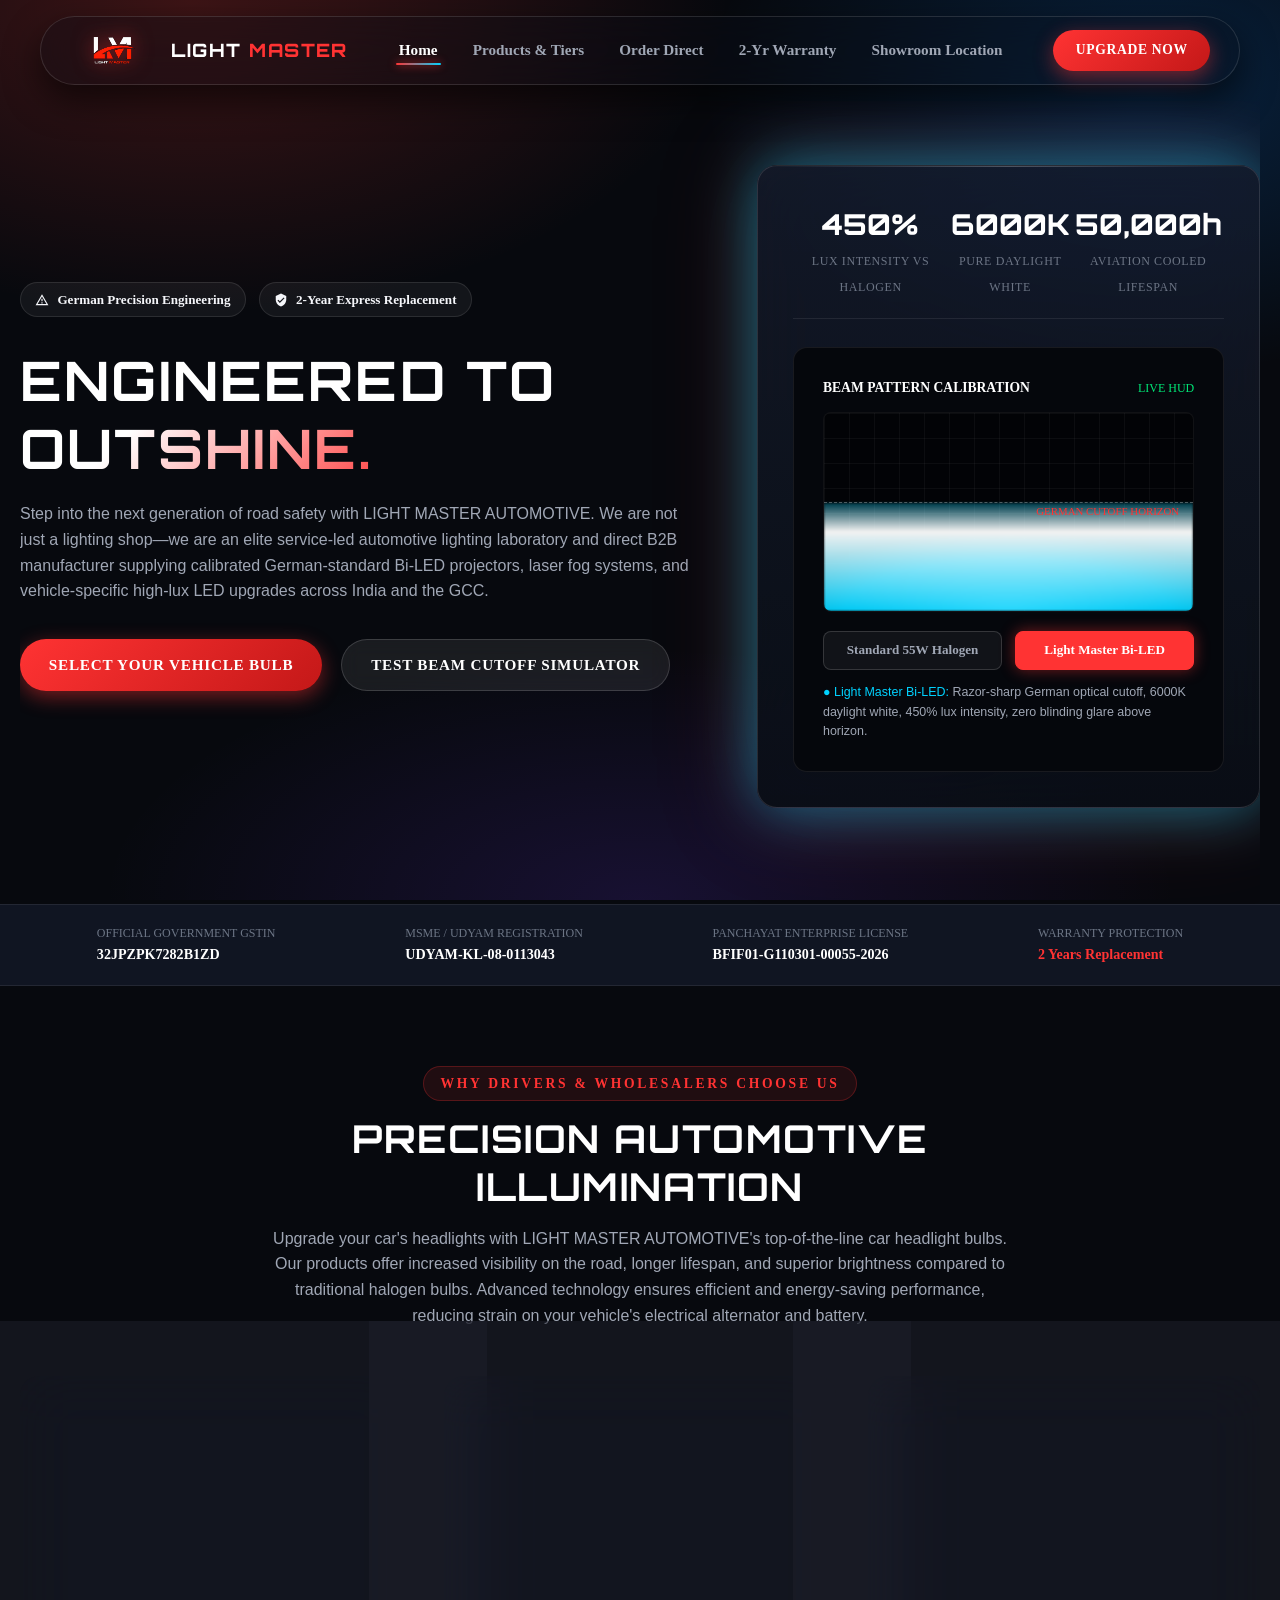
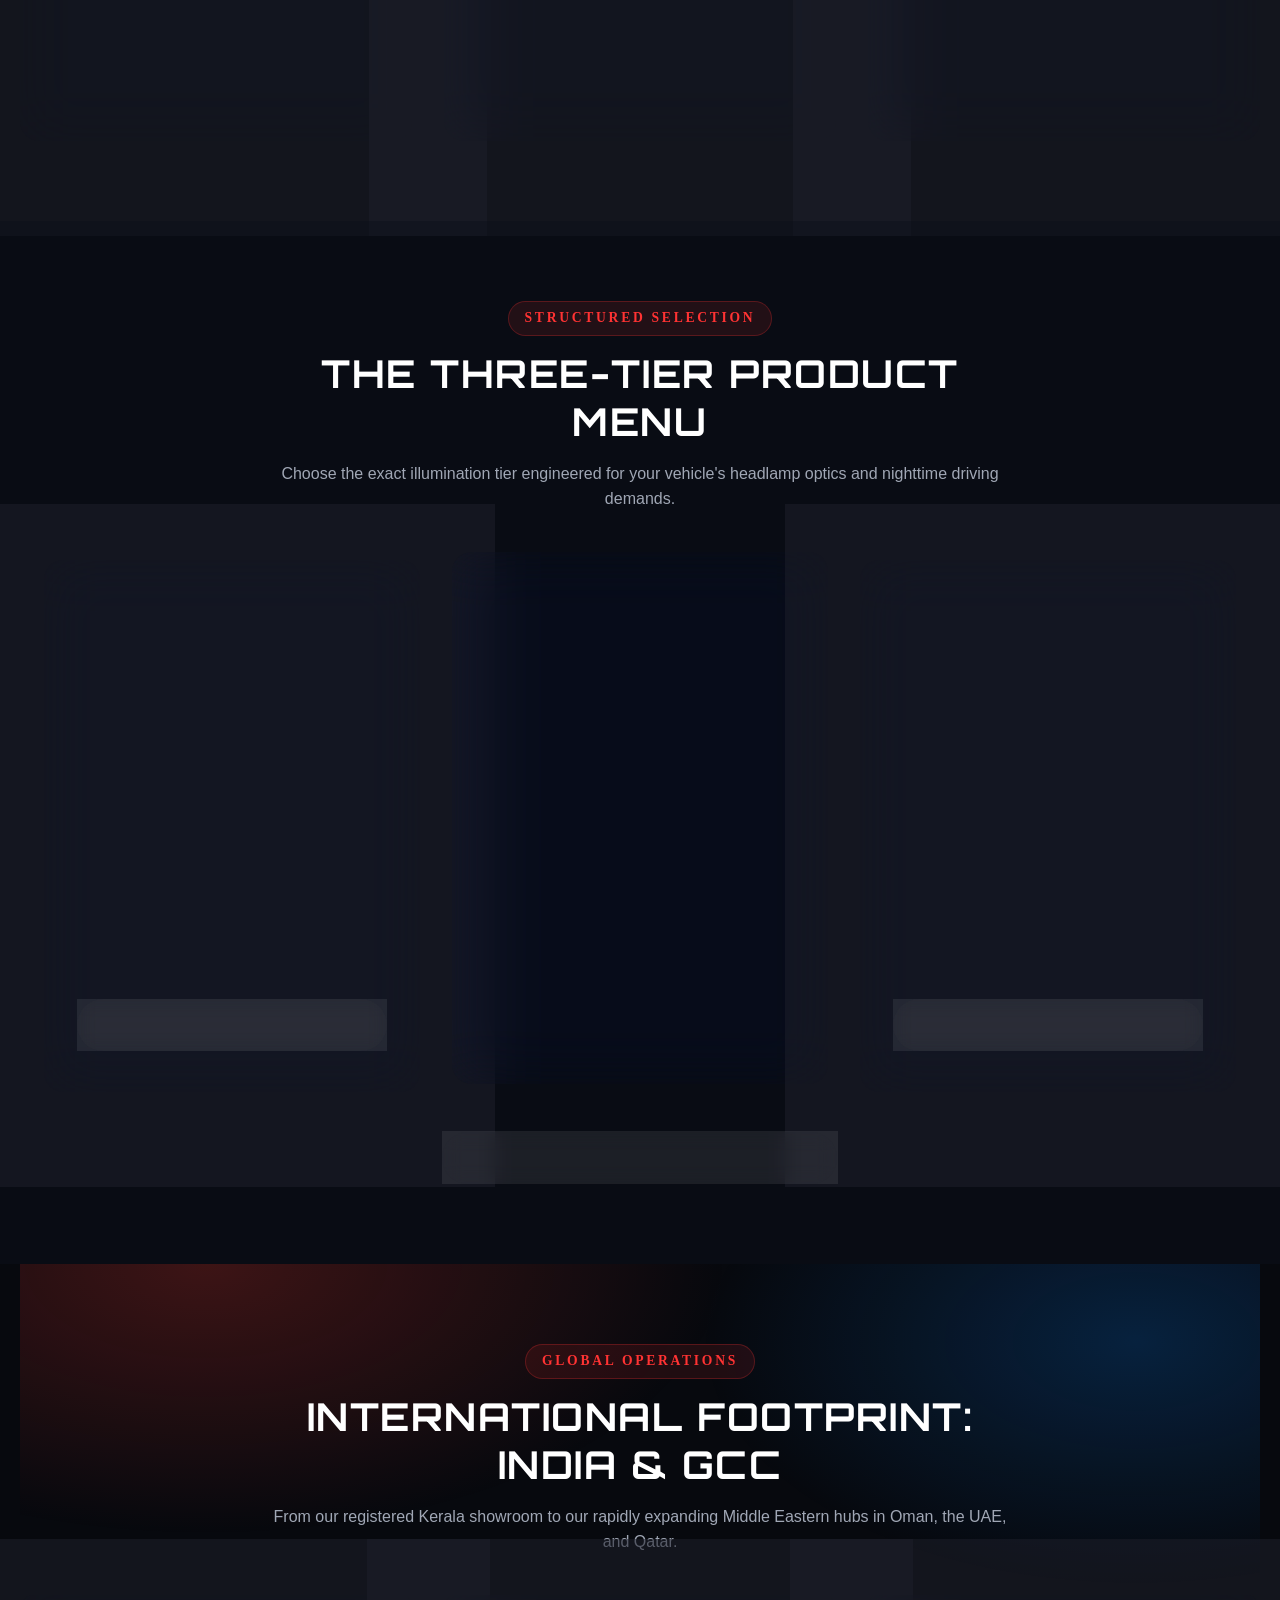
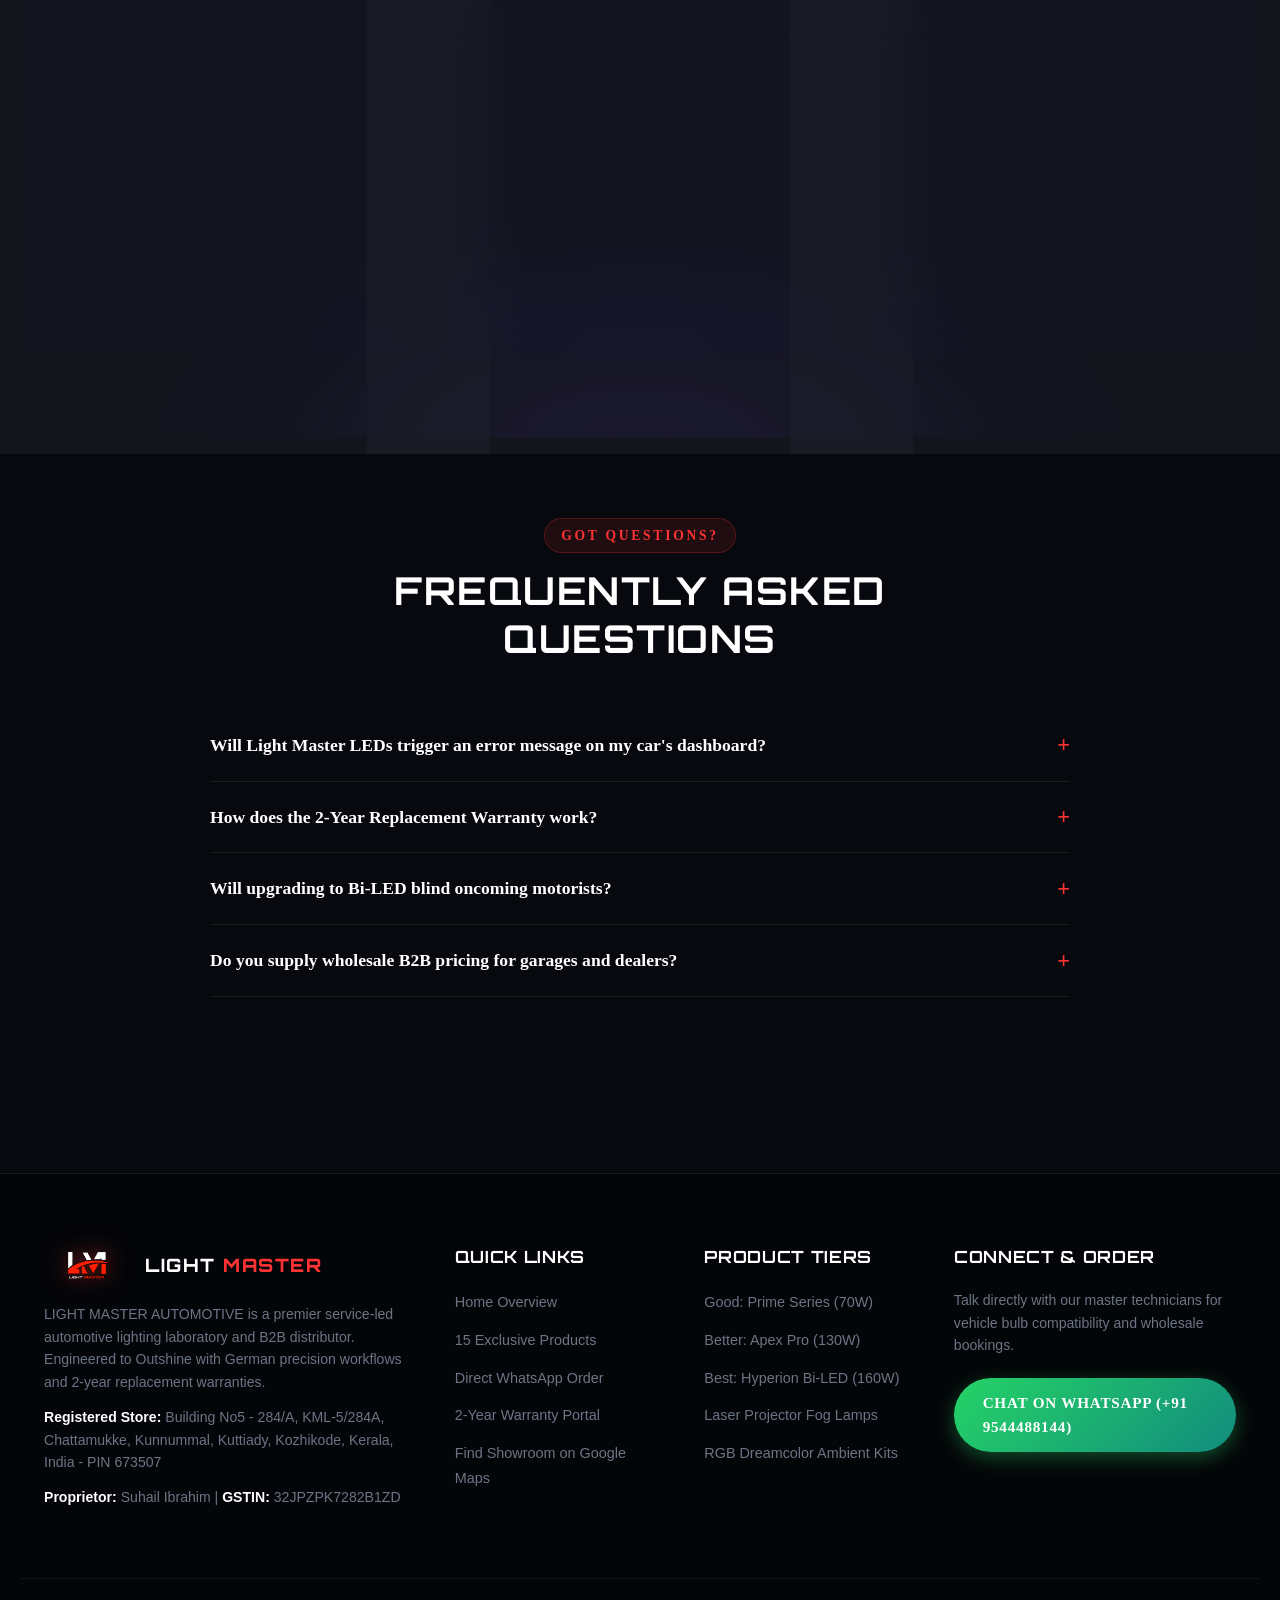
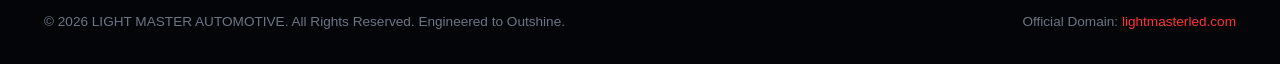
<file: index.html>
<!DOCTYPE html>
<html lang="en">
<head>
<!-- Google tag (gtag.js) -->
<script async src="https://www.googletagmanager.com/gtag/js?id=G-GGJ7GVFV9C"></script>
<script>
  window.dataLayer = window.dataLayer || [];
  function gtag(){dataLayer.push(arguments);}
  gtag('js', new Date());

  gtag('config', 'G-GGJ7GVFV9C');
</script>
</script>
  <meta name="google-site-verification" content="7NF_5Cgpilk3gGWOZZ4sdtAjuXPhDPJ6lAjmjhorN9k" />
  <meta charset="UTF-8">
  <meta name="viewport" content="width=device-width, initial-scale=1.0">
  <title>Light Master Automotive | German Tech LED Headlights</title>
  <meta name="description" content="Light Master Automotive: German engineered Bi-LED headlights, projector fog lamps, and premium LED upgrades with 2-year replacement warranty. India & GCC.">
  <link rel="canonical" href="https://lightmasterled.com/">
  
  <!-- Open Graph / Meta -->
  <meta property="og:type" content="website">
  <meta property="og:url" content="https://lightmasterled.com/">
  <meta property="og:title" content="Light Master Automotive | German Tech LED Headlights">
  <meta property="og:description" content="Engineered to Outshine: Premium Bi-LED projectors, laser fog lamps, and automotive lighting showroom. 2-Year replacement warranty.">
  <meta property="og:image" content="images/logo.png">

  <!-- Schema.org AutomotiveBusiness JSON-LD -->
  <script type="application/ld+json">
  {
    "@context": "https://schema.org",
    "@type": "AutoPartsStore",
    "name": "Light Master Automotive",
    "image": "https://lightmasterled.com/images/logo.png",
    "@id": "https://lightmasterled.com/",
    "url": "https://lightmasterled.com/",
    "telephone": "+919544488144",
    "priceRange": "₹₹",
    "address": {
      "@type": "PostalAddress",
      "streetAddress": "Building No5 - 284/A, KML-5/284A, Chattamukke, Kunnummal",
      "addressLocality": "Kuttiady, Kozhikode",
      "addressRegion": "Kerala",
      "postalCode": "673507",
      "addressCountry": "IN"
    },
    "geo": {
      "@type": "GeoCoordinates",
      "latitude": 11.6601,
      "longitude": 75.7661
    },
    "hasMap": "https://maps.app.goo.gl/GedXwETA6AHzG5QW9",
    "founder": {
      "@type": "Person",
      "name": "Suhail Ibrahim"
    },
    "taxID": "32JPZPK7282B1ZD",
    "areaServed": ["IN", "OM", "AE", "QA"]
  }
  </script>

  <link rel="stylesheet" href="css/style.css">
</head>
<body>

  <!-- Sticky Glassmorphic Header Navigation -->
  <header class="site-header">
    <div class="nav-dock">
      <a href="index.html" class="brand-wrapper" title="Light Master Automotive Homepage">
        <img src="images/logo.png" alt="Light Master Automotive Logo" class="brand-logo-img">
        <span class="brand-name">LIGHT <span>MASTER</span></span>
      </a>

      <button class="mobile-menu-toggle" aria-label="Toggle Navigation Menu">☰</button>

      <ul class="nav-links">
        <li><a href="index.html" class="nav-link active">Home</a></li>
        <li><a href="products.html" class="nav-link">Products & Tiers</a></li>
        <li><a href="purchase.html" class="nav-link">Order Direct</a></li>
        <li><a href="warranty.html" class="nav-link">2-Yr Warranty</a></li>
        <li><a href="https://maps.app.goo.gl/GedXwETA6AHzG5QW9" target="_blank" rel="noopener" class="nav-link">Showroom Location</a></li>
      </ul>

      <div class="nav-actions">
        <a href="purchase.html" class="btn btn-primary" style="padding: 0.6rem 1.4rem; font-size: 0.85rem;">Upgrade Now</a>
      </div>
    </div>
  </header>

  <main>
    <!-- Hero Section -->
    <section class="hero-section container">
      <div class="hero-grid">
        <div class="hero-content">
          <div class="hero-badge-row">
            <span class="tech-badge">
              <svg viewBox="0 0 24 24"><path d="M12 2L1 21h22L12 2zm0 3.99L19.53 19H4.47L12 5.99zM11 10v4h2v-4h-2zm0 6v2h2v-2h-2z"/></svg>
              German Precision Engineering
            </span>
            <span class="tech-badge">
              <svg viewBox="0 0 24 24"><path d="M12 1L3 5v6c0 5.55 3.84 10.74 9 12 5.16-1.26 9-6.45 9-12V5l-9-4zm-2 16l-4-4 1.41-1.41L10 14.17l6.59-6.59L18 9l-8 8z"/></svg>
              2-Year Express Replacement
            </span>
          </div>
          <h1>ENGINEERED TO <span>OUTSHINE.</span></h1>
          <p>
            Step into the next generation of road safety with LIGHT MASTER AUTOMOTIVE. We are not just a lighting shop—we are an elite service-led automotive lighting laboratory and direct B2B manufacturer supplying calibrated German-standard Bi-LED projectors, laser fog systems, and vehicle-specific high-lux LED upgrades across India and the GCC.
          </p>
          <div class="hero-actions">
            <a href="purchase.html" class="btn btn-primary">Select Your Vehicle Bulb</a>
            <a href="#simulator" class="btn btn-secondary">Test Beam Cutoff Simulator</a>
          </div>
        </div>

        <!-- Car Lighting Interactive Simulation Pod -->
        <div class="hero-visual" id="simulator">
          <div class="car-dashboard-pod mac-window-frame">
            <div class="gauge-row">
              <div class="gauge-item">
                <span class="gauge-value text-accent">450%</span>
                <span class="gauge-label">Lux Intensity vs Halogen</span>
              </div>
              <div class="gauge-item">
                <span class="gauge-value text-cyan">6000K</span>
                <span class="gauge-label">Pure Daylight White</span>
              </div>
              <div class="gauge-item">
                <span class="gauge-value text-gold">50,000h</span>
                <span class="gauge-label">Aviation Cooled Lifespan</span>
              </div>
            </div>

            <div class="simulator-box">
              <div style="display:flex; justify-content:space-between; align-items:center; margin-bottom: 0.8rem;">
                <span style="font-family: var(--font-accent); font-size: 0.85rem; font-weight:700; color: #fff;">BEAM PATTERN CALIBRATION</span>
                <span style="font-family: var(--font-accent); font-size: 0.75rem; color: var(--accent-green);">LIVE HUD</span>
              </div>
              
              <div class="sim-display">
                <div class="road-grid"></div>
                <div id="beamEffect" class="beam-light-effect beam-biled"></div>
                <div class="sim-hud-line">
                  <span class="sim-hud-label">GERMAN CUTOFF HORIZON</span>
                </div>
              </div>

              <div class="sim-controls">
                <button type="button" class="sim-btn" id="btnHalogen">Standard 55W Halogen</button>
                <button type="button" class="sim-btn active" id="btnBiLed">Light Master Bi-LED</button>
              </div>
              <p id="beamStatusText" style="font-size: 0.78rem; margin-top: 0.8rem; margin-bottom: 0;">
                <span style="color:#00d2ff">● Light Master Bi-LED:</span> Razor-sharp German optical cutoff, 6000K daylight white, 450% lux intensity, zero blinding glare above horizon.
              </p>
            </div>
          </div>
        </div>
      </div>
    </section>

    <!-- Business Verification / Credential Trust Bar -->
    <section class="trust-bar">
      <div class="container trust-flex">
        <div class="trust-item">
          <div>
            <span class="trust-badge-label">OFFICIAL GOVERNMENT GSTIN</span>
            <span class="trust-badge-val">32JPZPK7282B1ZD</span>
          </div>
        </div>
        <div class="trust-item">
          <div>
            <span class="trust-badge-label">MSME / UDYAM REGISTRATION</span>
            <span class="trust-badge-val">UDYAM-KL-08-0113043</span>
          </div>
        </div>
        <div class="trust-item">
          <div>
            <span class="trust-badge-label">PANCHAYAT ENTERPRISE LICENSE</span>
            <span class="trust-badge-val">BFIF01-G110301-00055-2026</span>
          </div>
        </div>
        <div class="trust-item">
          <div>
            <span class="trust-badge-label">WARRANTY PROTECTION</span>
            <span class="trust-badge-val" style="color:var(--accent-red)">2 Years Replacement</span>
          </div>
        </div>
      </div>
    </section>

    <!-- Core Value Propositions -->
    <section class="section container">
      <div class="text-center" style="max-width: 750px; margin: 0 auto;">
        <span class="tagline-accent">Why Drivers & Wholesalers Choose Us</span>
        <h2>PRECISION AUTOMOTIVE ILLUMINATION</h2>
        <p>
          Upgrade your car's headlights with LIGHT MASTER AUTOMOTIVE's top-of-the-line car headlight bulbs. Our products offer increased visibility on the road, longer lifespan, and superior brightness compared to traditional halogen bulbs. Advanced technology ensures efficient and energy-saving performance, reducing strain on your vehicle's electrical alternator and battery.
        </p>
      </div>

      <div class="feature-grid">
        <div class="feature-card mac-window-frame">
          <div class="feature-icon-box">
            <svg viewBox="0 0 24 24"><path d="M12 2C6.48 2 2 6.48 2 12s4.48 10 10 10 10-4.48 10-10S17.52 2 12 2zm1 17.93c-3.95-.49-7-3.85-7-7.93 0-.62.08-1.21.21-1.79L9 15v1c0 1.1.9 2 2 2v1.93zm6.9-2.54c-.26-.81-1-1.39-1.9-1.39h-1v-3c0-.55-.45-1-1-1H8v-2h2c.55 0 1-.45 1-1V7h2c1.1 0 2-.9 2-2v-.41c2.93 1.19 5 4.06 5 7.41 0 2.08-.8 3.97-2.1 5.39z"/></svg>
          </div>
          <h3>German Technology Workflow</h3>
          <p>Fabricated using automotive-grade CSP chipsets, copper vacuum heat pipes, and high-rpm silent micro-fans for zero optical thermal degradation even in extreme 50°C summer conditions.</p>
        </div>

        <div class="feature-card mac-window-frame">
          <div class="feature-icon-box">
            <svg viewBox="0 0 24 24"><path d="M12 3L1 9l11 6 9-4.91V17h2V9L12 3zM3.45 9L12 4.33 20.55 9 12 13.67 3.45 9zM5 13.5v3.47L12 21l7-4.03V13.5L12 17.5 5 13.5z"/></svg>
          </div>
          <h3>Calibrated Beam Alignment</h3>
          <p>Engineered with 1:1 focal length replication matching standard H1, H4, H7, H11, and 9005 halogen filaments. Enjoy pin-point cutoff without scattering dangerous light into oncoming drivers' eyes.</p>
        </div>

        <div class="feature-card mac-window-frame">
          <div class="feature-icon-box">
            <svg viewBox="0 0 24 24"><path d="M19 3H5c-1.11 0-2 .9-2 2v14c0 1.1.89 2 2 2h14c1.1 0 2-.9 2-2V5c0-1.1-.9-2-2-2zm-2 10h-4v4h-2v-4H7v-2h4V7h2v4h4v2z"/></svg>
          </div>
          <h3>2-Year Direct Replacement</h3>
          <p>We stand firmly behind our engineering. If your LED array experiences lumen degradation or hardware failure within 24 months, enjoy immediate over-the-counter replacement without bureaucratic hassle.</p>
        </div>
      </div>
    </section>

    <!-- Three-Tier Menu Architecture Preview -->
    <section class="section" style="background: rgba(13, 17, 26, 0.5);">
      <div class="container">
        <div class="text-center" style="max-width: 750px; margin: 0 auto;">
          <span class="tagline-accent">Structured Selection</span>
          <h2>THE THREE-TIER PRODUCT MENU</h2>
          <p>Choose the exact illumination tier engineered for your vehicle's headlamp optics and nighttime driving demands.</p>
        </div>

        <div class="tier-grid">
          <!-- Tier 1: Good -->
          <div class="tier-card mac-window-frame">
            <div class="tier-header">
              <h3 class="tier-title">PRIME SERIES</h3>
              <div class="tier-subtitle">TIER 1 • GOOD (Direct Halogen Replacement)</div>
              <div class="tier-price">₹2,800 <span>/ Pair</span></div>
            </div>
            <ul class="tier-features">
              <li><svg viewBox="0 0 24 24"><path d="M9 16.17L4.83 12l-1.42 1.41L9 19 21 7l-1.41-1.41z"/></svg> 70W Pair / 8,000 Lumens</li>
              <li><svg viewBox="0 0 24 24"><path d="M9 16.17L4.83 12l-1.42 1.41L9 19 21 7l-1.41-1.41z"/></svg> 6000K Pure Daylight White</li>
              <li><svg viewBox="0 0 24 24"><path d="M9 16.17L4.83 12l-1.42 1.41L9 19 21 7l-1.41-1.41z"/></svg> 1:1 Plug & Play OEM Fitting</li>
              <li><svg viewBox="0 0 24 24"><path d="M9 16.17L4.83 12l-1.42 1.41L9 19 21 7l-1.41-1.41z"/></svg> Aviation 6063 Aluminum Body</li>
              <li><svg viewBox="0 0 24 24"><path d="M9 16.17L4.83 12l-1.42 1.41L9 19 21 7l-1.41-1.41z"/></svg> 2 Years Full Replacement Warranty</li>
            </ul>
            <a href="purchase.html?tier=PrimeSeries" class="btn btn-secondary btn-full">Order Prime Series</a>
          </div>

          <!-- Tier 2: Better (Featured) -->
          <div class="tier-card mac-window-frame featured">
            <div class="tier-badge">Most Popular Upgrade</div>
            <div class="tier-header">
              <h3 class="tier-title">APEX PRO SERIES</h3>
              <div class="tier-subtitle">TIER 2 • BETTER (High-Power Highway Touring)</div>
              <div class="tier-price">₹4,600 <span>/ Pair</span></div>
            </div>
            <ul class="tier-features">
              <li><svg viewBox="0 0 24 24"><path d="M9 16.17L4.83 12l-1.42 1.41L9 19 21 7l-1.41-1.41z"/></svg> 130W Pair / 18,000 Lumens</li>
              <li><svg viewBox="0 0 24 24"><path d="M9 16.17L4.83 12l-1.42 1.41L9 19 21 7l-1.41-1.41z"/></svg> Dual Copper Vacuum Heat Pipes</li>
              <li><svg viewBox="0 0 24 24"><path d="M9 16.17L4.83 12l-1.42 1.41L9 19 21 7l-1.41-1.41z"/></svg> Integrated Intelligent CANBUS Decoder</li>
              <li><svg viewBox="0 0 24 24"><path d="M9 16.17L4.83 12l-1.42 1.41L9 19 21 7l-1.41-1.41z"/></svg> 12,000 RPM Hydraulic Turbo Fan</li>
              <li><svg viewBox="0 0 24 24"><path d="M9 16.17L4.83 12l-1.42 1.41L9 19 21 7l-1.41-1.41z"/></svg> 2 Years Full Replacement Warranty</li>
            </ul>
            <a href="purchase.html?tier=ApexPro" class="btn btn-primary btn-full">Order Apex Pro</a>
          </div>

          <!-- Tier 3: Best -->
          <div class="tier-card mac-window-frame">
            <div class="tier-header">
              <h3 class="tier-title">HYPERION BI-LED</h3>
              <div class="tier-subtitle">TIER 3 • BEST (Laser Projector Architecture)</div>
              <div class="tier-price">₹9,800 <span>/ Complete Kit</span></div>
            </div>
            <ul class="tier-features">
              <li><svg viewBox="0 0 24 24"><path d="M9 16.17L4.83 12l-1.42 1.41L9 19 21 7l-1.41-1.41z"/></svg> 3.0" Optical HD Glass Projector Lens</li>
              <li><svg viewBox="0 0 24 24"><path d="M9 16.17L4.83 12l-1.42 1.41L9 19 21 7l-1.41-1.41z"/></svg> 160W Dual Core German Matrix Chips</li>
              <li><svg viewBox="0 0 24 24"><path d="M9 16.17L4.83 12l-1.42 1.41L9 19 21 7l-1.41-1.41z"/></svg> 700m Laser Auxiliary High-Beam Throw</li>
              <li><svg viewBox="0 0 24 24"><path d="M9 16.17L4.83 12l-1.42 1.41L9 19 21 7l-1.41-1.41z"/></svg> Instant Solenoid High/Low Switching</li>
              <li><svg viewBox="0 0 24 24"><path d="M9 16.17L4.83 12l-1.42 1.41L9 19 21 7l-1.41-1.41z"/></svg> 2 Years Full Replacement Warranty</li>
            </ul>
            <a href="purchase.html?tier=HyperionBiLed" class="btn btn-secondary btn-full">Order Hyperion Bi-LED</a>
          </div>
        </div>

        <div class="text-center" style="margin-top: 2.5rem;">
          <a href="products.html" class="btn btn-secondary">Explore All 15 Catalog Products →</a>
        </div>
      </div>
    </section>

    <!-- GCC International Footprint & Expansion -->
    <section class="section container gcc-map-section">
      <div class="text-center" style="max-width: 750px; margin: 0 auto;">
        <span class="tagline-accent">Global Operations</span>
        <h2>INTERNATIONAL FOOTPRINT: INDIA & GCC</h2>
        <p>From our registered Kerala showroom to our rapidly expanding Middle Eastern hubs in Oman, the UAE, and Qatar.</p>
      </div>

      <div class="gcc-grid">
        <div class="gcc-card mac-window-frame">
          <div class="gcc-flag">🇴🇲</div>
          <h3>OMAN (SULTANATE)</h3>
          <p>Our foundational GCC market entry hub. Supplying regional desert-condition tested LED kits and Bi-LED projector retrofit assemblies to Muscat, Sohar, and Salalah distributors.</p>
          <div class="gcc-status"><span class="pulse-dot"></span> Active Distribution Network</div>
        </div>

        <div class="gcc-card mac-window-frame">
          <div class="gcc-flag">🇦🇪</div>
          <h3>UNITED ARAB EMIRATES</h3>
          <p>Direct supply to premium customization garages, 4x4 off-road specialists, and commercial fleet operators across Dubai, Sharjah, and Abu Dhabi.</p>
          <div class="gcc-status"><span class="pulse-dot"></span> Partner Logistics Hub</div>
        </div>

        <div class="gcc-card mac-window-frame">
          <div class="gcc-flag">🇶🇦</div>
          <h3>STATE OF QATAR</h3>
          <p>Expanding wholesale automotive lighting tier supply for SUVs, high-temperature resistance headlight retrofits, and dealership network requirements across Doha.</p>
          <div class="gcc-status"><span class="pulse-dot"></span> Rapid Growth Market</div>
        </div>
      </div>
    </section>

    <!-- Interactive FAQ Accordion -->
    <section class="section container">
      <div class="text-center" style="max-width: 700px; margin: 0 auto;">
        <span class="tagline-accent">Got Questions?</span>
        <h2>FREQUENTLY ASKED QUESTIONS</h2>
      </div>

      <div class="accordion-wrapper">
        <div class="accordion-item">
          <button class="accordion-header">
            Will Light Master LEDs trigger an error message on my car's dashboard?
            <span class="accordion-icon">+</span>
          </button>
          <div class="accordion-content">
            <p>No. All Light Master bulbs and Bi-LED modules come equipped with advanced intelligent CANBUS micro-decoders that mimic OEM electrical resistance. This prevents bulb-out warning lights, dashboard error codes, and high-frequency flicker on European, Japanese, Korean, and Indian vehicle electronics.</p>
          </div>
        </div>

        <div class="accordion-item">
          <button class="accordion-header">
            How does the 2-Year Replacement Warranty work?
            <span class="accordion-icon">+</span>
          </button>
          <div class="accordion-content">
            <p>We provide a direct written 2-year express replacement guarantee. If a bulb or projector module fails, flickers, or suffers diode degradation within 24 months of invoice date, submit your claim via our online portal or WhatsApp (+91 9544488144), and we will immediately process a replacement unit.</p>
          </div>
        </div>

        <div class="accordion-item">
          <button class="accordion-header">
            Will upgrading to Bi-LED blind oncoming motorists?
            <span class="accordion-icon">+</span>
          </button>
          <div class="accordion-content">
            <p>Absolutely not. Unlike cheap aftermarket bulbs that spray uncollimated light, Light Master Bi-LED projectors feature precision-engineered German optical cutoff shields. 100% of the light is focused on the asphalt, road markers, and peripheral curbs, leaving the opposing lane in complete darkness.</p>
          </div>
        </div>

        <div class="accordion-item">
          <button class="accordion-header">
            Do you supply wholesale B2B pricing for garages and dealers?
            <span class="accordion-icon">+</span>
          </button>
          <div class="accordion-content">
            <p>Yes. As a registered Indian enterprise (GSTIN: 32JPZPK7282B1ZD) and direct manufacturer-distributor, we supply custom wholesale price matrices, shop display demo fixtures, and white-label OEM contracts for registered workshops across India and GCC territories.</p>
          </div>
        </div>
      </div>
    </section>
  </main>

  <!-- Global Footer -->
  <footer class="site-footer">
    <div class="container footer-grid">
      <div class="footer-col">
        <div class="brand-wrapper" style="margin-bottom: 1.2rem;">
          <img src="images/logo.png" alt="Light Master Logo" class="brand-logo-img">
          <span class="brand-name">LIGHT <span>MASTER</span></span>
        </div>
        <p class="footer-info-text">
          LIGHT MASTER AUTOMOTIVE is a premier service-led automotive lighting laboratory and B2B distributor. Engineered to Outshine with German precision workflows and 2-year replacement warranties.
        </p>
        <p class="footer-info-text">
          <strong style="color:#fff">Registered Store:</strong> Building No5 - 284/A, KML-5/284A, Chattamukke, Kunnummal, Kuttiady, Kozhikode, Kerala, India - PIN 673507
        </p>
        <p class="footer-info-text">
          <strong style="color:#fff">Proprietor:</strong> Suhail Ibrahim | <strong style="color:#fff">GSTIN:</strong> 32JPZPK7282B1ZD
        </p>
      </div>

      <div class="footer-col">
        <h4>QUICK LINKS</h4>
        <ul class="footer-links">
          <li><a href="index.html">Home Overview</a></li>
          <li><a href="products.html">15 Exclusive Products</a></li>
          <li><a href="purchase.html">Direct WhatsApp Order</a></li>
          <li><a href="warranty.html">2-Year Warranty Portal</a></li>
          <li><a href="https://maps.app.goo.gl/GedXwETA6AHzG5QW9" target="_blank" rel="noopener">Find Showroom on Google Maps</a></li>
        </ul>
      </div>

      <div class="footer-col">
        <h4>PRODUCT TIERS</h4>
        <ul class="footer-links">
          <li><a href="products.html#tier1">Good: Prime Series (70W)</a></li>
          <li><a href="products.html#tier2">Better: Apex Pro (130W)</a></li>
          <li><a href="products.html#tier3">Best: Hyperion Bi-LED (160W)</a></li>
          <li><a href="products.html#fog">Laser Projector Fog Lamps</a></li>
          <li><a href="products.html#ambient">RGB Dreamcolor Ambient Kits</a></li>
        </ul>
      </div>

      <div class="footer-col">
        <h4>CONNECT & ORDER</h4>
        <p class="footer-info-text">Talk directly with our master technicians for vehicle bulb compatibility and wholesale bookings.</p>
        <a href="https://wa.me/919544488144?text=Hello%20Light%20Master%20Automotive,%20I%20want%20to%20inquire%20about%20LED%20upgrades." target="_blank" rel="noopener" class="btn btn-whatsapp" style="margin-top: 0.5rem;">
          Chat on WhatsApp (+91 9544488144)
        </a>
      </div>
    </div>

    <div class="container footer-bottom">
      <div>© 2026 LIGHT MASTER AUTOMOTIVE. All Rights Reserved. Engineered to Outshine.</div>
      <div>Official Domain: <a href="https://lightmasterled.com/" style="color:var(--accent-red)">lightmasterled.com</a></div>
    </div>
  </footer>

  <script src="js/main.js"></script>
</body>
</html>
</file>
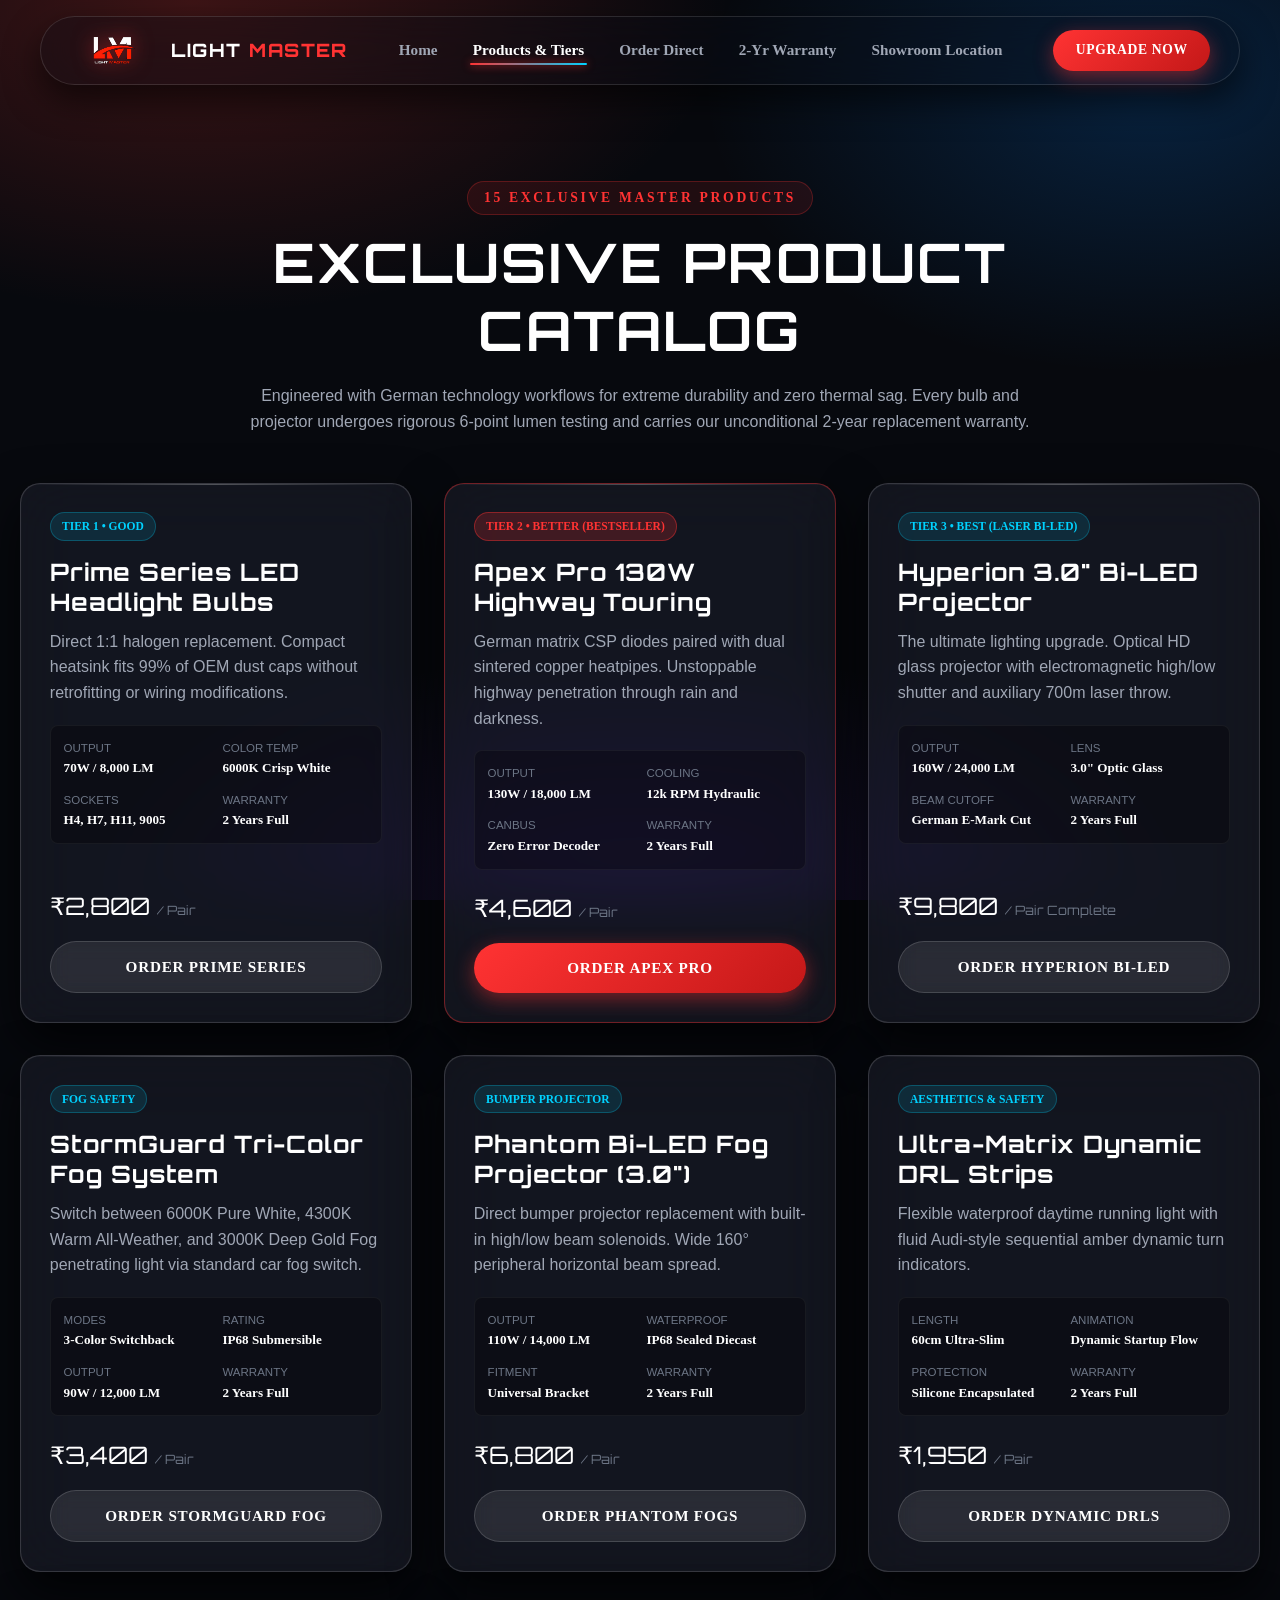
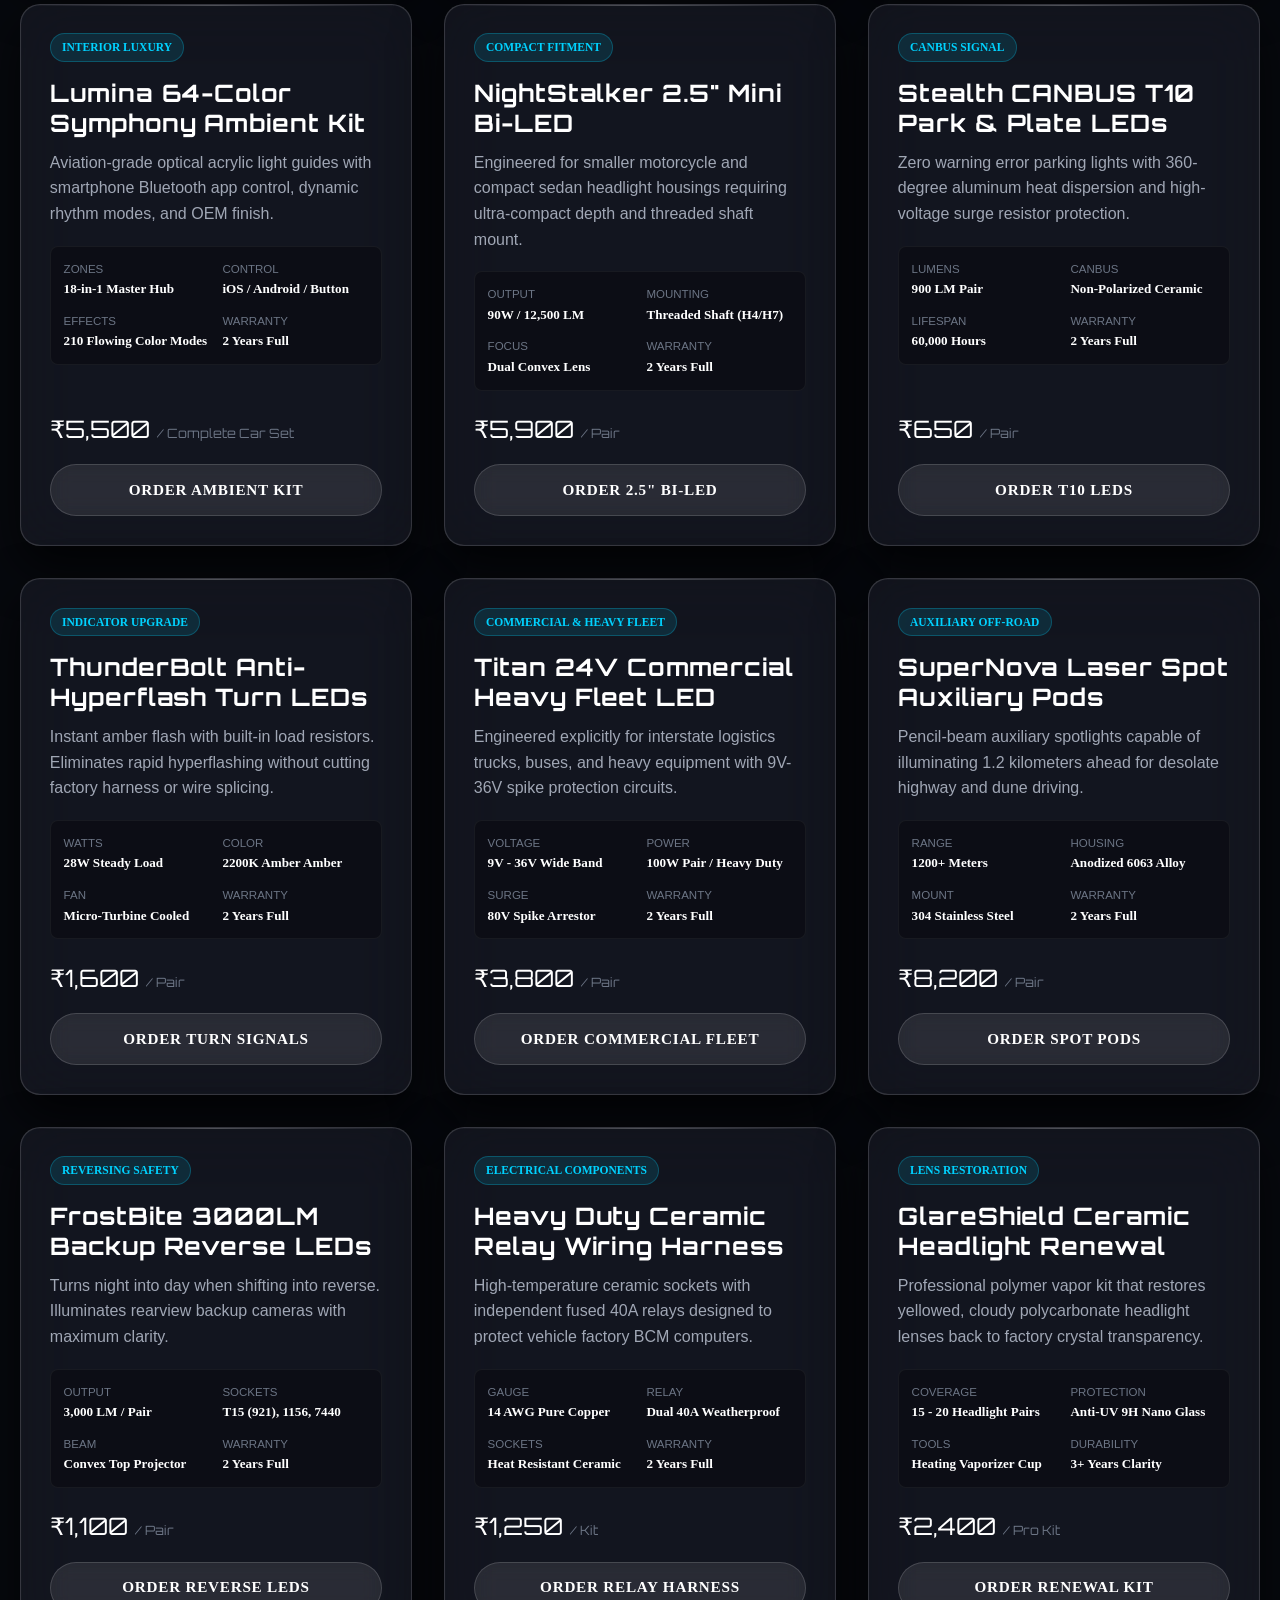
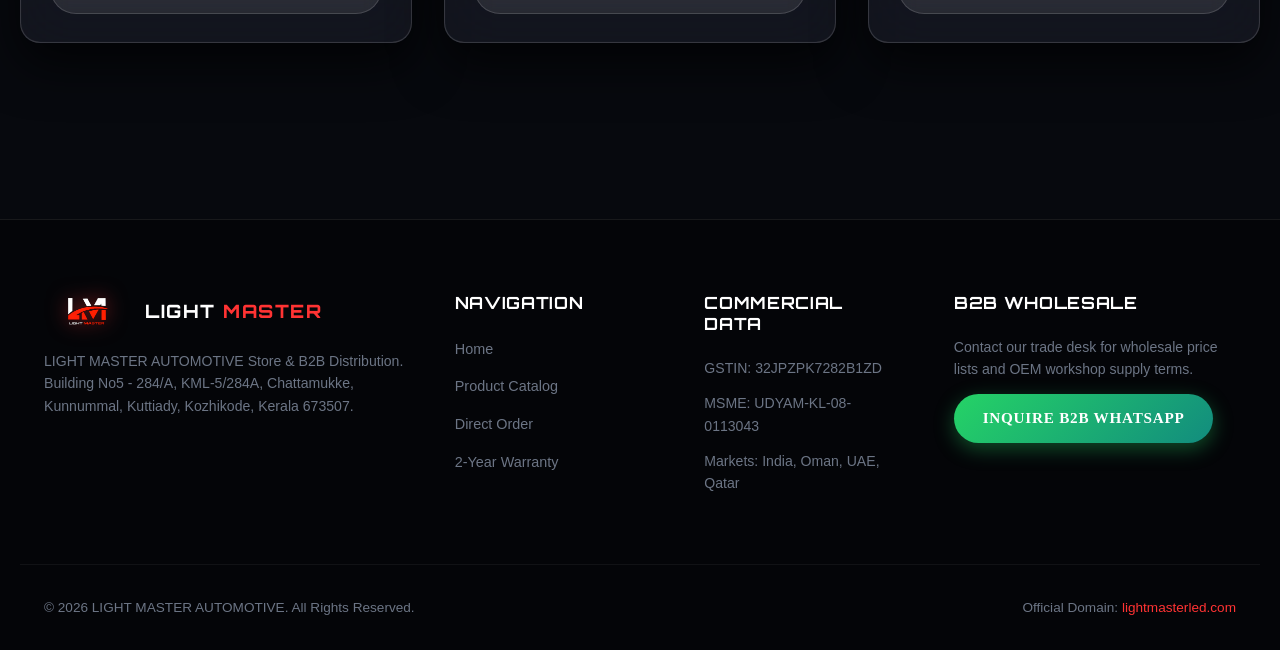
<file: products.html>
<!DOCTYPE html>
<html lang="en">
<head>
  <!-- Google tag (gtag.js) -->
<script async src="https://www.googletagmanager.com/gtag/js?id=G-GGJ7GVFV9C"></script>
<script>
  window.dataLayer = window.dataLayer || [];
  function gtag(){dataLayer.push(arguments);}
  gtag('js', new Date());

  gtag('config', 'G-GGJ7GVFV9C');
</script>
  <meta charset="UTF-8">
  <meta name="viewport" content="width=device-width, initial-scale=1.0">
  <title>Automotive LED Products & Pricing | Light Master</title>
  <meta name="description" content="Explore 15 exclusive Light Master Automotive LED products. Bi-LED projectors, laser fog lamps, DRLs, CANBUS LEDs, and Good/Better/Best menu architecture.">
  <link rel="canonical" href="https://lightmasterled.com/products.html">
  
  <meta property="og:type" content="website">
  <meta property="og:url" content="https://lightmasterled.com/products.html">
  <meta property="og:title" content="Automotive LED Products & Pricing | Light Master">
  <meta property="og:description" content="15 Exclusive automotive lighting products engineered with German technology. Bi-LED projectors, laser fogs, DRLs, and ambient lights with 2-year warranty.">
  <meta property="og:image" content="images/logo.png">

  <link rel="stylesheet" href="css/style.css">
</head>
<body>

  <!-- Sticky Header Navigation -->
  <header class="site-header">
    <div class="nav-dock">
      <a href="index.html" class="brand-wrapper" title="Light Master Automotive">
        <img src="images/logo.png" alt="Light Master Automotive Logo" class="brand-logo-img">
        <span class="brand-name">LIGHT <span>MASTER</span></span>
      </a>

      <button class="mobile-menu-toggle" aria-label="Toggle Menu">☰</button>

      <ul class="nav-links">
        <li><a href="index.html" class="nav-link">Home</a></li>
        <li><a href="products.html" class="nav-link active">Products & Tiers</a></li>
        <li><a href="purchase.html" class="nav-link">Order Direct</a></li>
        <li><a href="warranty.html" class="nav-link">2-Yr Warranty</a></li>
        <li><a href="https://maps.app.goo.gl/GedXwETA6AHzG5QW9" target="_blank" rel="noopener" class="nav-link">Showroom Location</a></li>
      </ul>

      <div class="nav-actions">
        <a href="purchase.html" class="btn btn-primary" style="padding: 0.6rem 1.4rem; font-size: 0.85rem;">Upgrade Now</a>
      </div>
    </div>
  </header>

  <main class="container section">
    <div class="text-center" style="max-width: 800px; margin: 0 auto 3rem;">
      <span class="tagline-accent">15 Exclusive Master Products</span>
      <h1>EXCLUSIVE PRODUCT CATALOG</h1>
      <p>
        Engineered with German technology workflows for extreme durability and zero thermal sag. Every bulb and projector undergoes rigorous 6-point lumen testing and carries our unconditional 2-year replacement warranty.
      </p>
    </div>

    <!-- Product Grid: 15 Exclusive Products -->
    <div class="product-grid">

      <!-- 1. Prime Series H4/H7/H11 -->
      <div class="product-card mac-window-frame" id="tier1">
        <div>
          <span class="product-tag">Tier 1 • Good</span>
          <h3>Prime Series LED Headlight Bulbs</h3>
          <p>Direct 1:1 halogen replacement. Compact heatsink fits 99% of OEM dust caps without retrofitting or wiring modifications.</p>
          <div class="product-spec-row">
            <div class="product-spec-item"><span class="spec-title">Output</span><span class="spec-val">70W / 8,000 LM</span></div>
            <div class="product-spec-item"><span class="spec-title">Color Temp</span><span class="spec-val">6000K Crisp White</span></div>
            <div class="product-spec-item"><span class="spec-title">Sockets</span><span class="spec-val">H4, H7, H11, 9005</span></div>
            <div class="product-spec-item"><span class="spec-title">Warranty</span><span class="spec-val">2 Years Full</span></div>
          </div>
        </div>
        <div>
          <div style="font-family: var(--font-heading); font-size: 1.5rem; margin-bottom: 1rem; color: #fff;">₹2,800 <span style="font-size: 0.8rem; color: var(--text-muted);">/ Pair</span></div>
          <a href="purchase.html?product=Prime%20Series%20LED%20Headlight%20Bulbs" class="btn btn-secondary btn-full">Order Prime Series</a>
        </div>
      </div>

      <!-- 2. Apex Pro Highway Touring -->
      <div class="product-card mac-window-frame" id="tier2" style="border-color: rgba(255, 51, 51, 0.4);">
        <div>
          <span class="product-tag" style="background: rgba(255,51,51,0.2); color: var(--accent-red); border-color: rgba(255,51,51,0.4);">Tier 2 • Better (Bestseller)</span>
          <h3>Apex Pro 130W Highway Touring</h3>
          <p>German matrix CSP diodes paired with dual sintered copper heatpipes. Unstoppable highway penetration through rain and darkness.</p>
          <div class="product-spec-row">
            <div class="product-spec-item"><span class="spec-title">Output</span><span class="spec-val">130W / 18,000 LM</span></div>
            <div class="product-spec-item"><span class="spec-title">Cooling</span><span class="spec-val">12k RPM Hydraulic</span></div>
            <div class="product-spec-item"><span class="spec-title">CANBUS</span><span class="spec-val">Zero Error Decoder</span></div>
            <div class="product-spec-item"><span class="spec-title">Warranty</span><span class="spec-val">2 Years Full</span></div>
          </div>
        </div>
        <div>
          <div style="font-family: var(--font-heading); font-size: 1.5rem; margin-bottom: 1rem; color: #fff;">₹4,600 <span style="font-size: 0.8rem; color: var(--text-muted);">/ Pair</span></div>
          <a href="purchase.html?product=Apex%20Pro%20130W%20Highway%20Touring" class="btn btn-primary btn-full">Order Apex Pro</a>
        </div>
      </div>

      <!-- 3. Hyperion Bi-LED 3.0" Projector -->
      <div class="product-card mac-window-frame" id="tier3">
        <div>
          <span class="product-tag">Tier 3 • Best (Laser Bi-LED)</span>
          <h3>Hyperion 3.0" Bi-LED Projector</h3>
          <p>The ultimate lighting upgrade. Optical HD glass projector with electromagnetic high/low shutter and auxiliary 700m laser throw.</p>
          <div class="product-spec-row">
            <div class="product-spec-item"><span class="spec-title">Output</span><span class="spec-val">160W / 24,000 LM</span></div>
            <div class="product-spec-item"><span class="spec-title">Lens</span><span class="spec-val">3.0" Optic Glass</span></div>
            <div class="product-spec-item"><span class="spec-title">Beam Cutoff</span><span class="spec-val">German E-Mark Cut</span></div>
            <div class="product-spec-item"><span class="spec-title">Warranty</span><span class="spec-val">2 Years Full</span></div>
          </div>
        </div>
        <div>
          <div style="font-family: var(--font-heading); font-size: 1.5rem; margin-bottom: 1rem; color: #fff;">₹9,800 <span style="font-size: 0.8rem; color: var(--text-muted);">/ Pair Complete</span></div>
          <a href="purchase.html?product=Hyperion%203.0%20Bi-LED%20Projector" class="btn btn-secondary btn-full">Order Hyperion Bi-LED</a>
        </div>
      </div>

      <!-- 4. StormGuard Tri-Color Fog Lamps -->
      <div class="product-card mac-window-frame" id="fog">
        <div>
          <span class="product-tag">Fog Safety</span>
          <h3>StormGuard Tri-Color Fog System</h3>
          <p>Switch between 6000K Pure White, 4300K Warm All-Weather, and 3000K Deep Gold Fog penetrating light via standard car fog switch.</p>
          <div class="product-spec-row">
            <div class="product-spec-item"><span class="spec-title">Modes</span><span class="spec-val">3-Color Switchback</span></div>
            <div class="product-spec-item"><span class="spec-title">Rating</span><span class="spec-val">IP68 Submersible</span></div>
            <div class="product-spec-item"><span class="spec-title">Output</span><span class="spec-val">90W / 12,000 LM</span></div>
            <div class="product-spec-item"><span class="spec-title">Warranty</span><span class="spec-val">2 Years Full</span></div>
          </div>
        </div>
        <div>
          <div style="font-family: var(--font-heading); font-size: 1.5rem; margin-bottom: 1rem; color: #fff;">₹3,400 <span style="font-size: 0.8rem; color: var(--text-muted);">/ Pair</span></div>
          <a href="purchase.html?product=StormGuard%20Tri-Color%20Fog%20System" class="btn btn-secondary btn-full">Order StormGuard Fog</a>
        </div>
      </div>

      <!-- 5. Phantom Bi-LED Fog Projector 3.0" -->
      <div class="product-card mac-window-frame">
        <div>
          <span class="product-tag">Bumper Projector</span>
          <h3>Phantom Bi-LED Fog Projector (3.0")</h3>
          <p>Direct bumper projector replacement with built-in high/low beam solenoids. Wide 160° peripheral horizontal beam spread.</p>
          <div class="product-spec-row">
            <div class="product-spec-item"><span class="spec-title">Output</span><span class="spec-val">110W / 14,000 LM</span></div>
            <div class="product-spec-item"><span class="spec-title">Waterproof</span><span class="spec-val">IP68 Sealed Diecast</span></div>
            <div class="product-spec-item"><span class="spec-title">Fitment</span><span class="spec-val">Universal Bracket</span></div>
            <div class="product-spec-item"><span class="spec-title">Warranty</span><span class="spec-val">2 Years Full</span></div>
          </div>
        </div>
        <div>
          <div style="font-family: var(--font-heading); font-size: 1.5rem; margin-bottom: 1rem; color: #fff;">₹6,800 <span style="font-size: 0.8rem; color: var(--text-muted);">/ Pair</span></div>
          <a href="purchase.html?product=Phantom%20Bi-LED%20Fog%20Projector" class="btn btn-secondary btn-full">Order Phantom Fogs</a>
        </div>
      </div>

      <!-- 6. Ultra-Matrix DRL + Sequential Indicator Strip -->
      <div class="product-card mac-window-frame">
        <div>
          <span class="product-tag">Aesthetics & Safety</span>
          <h3>Ultra-Matrix Dynamic DRL Strips</h3>
          <p>Flexible waterproof daytime running light with fluid Audi-style sequential amber dynamic turn indicators.</p>
          <div class="product-spec-row">
            <div class="product-spec-item"><span class="spec-title">Length</span><span class="spec-val">60cm Ultra-Slim</span></div>
            <div class="product-spec-item"><span class="spec-title">Animation</span><span class="spec-val">Dynamic Startup Flow</span></div>
            <div class="product-spec-item"><span class="spec-title">Protection</span><span class="spec-val">Silicone Encapsulated</span></div>
            <div class="product-spec-item"><span class="spec-title">Warranty</span><span class="spec-val">2 Years Full</span></div>
          </div>
        </div>
        <div>
          <div style="font-family: var(--font-heading); font-size: 1.5rem; margin-bottom: 1rem; color: #fff;">₹1,950 <span style="font-size: 0.8rem; color: var(--text-muted);">/ Pair</span></div>
          <a href="purchase.html?product=Ultra-Matrix%20Dynamic%20DRL%20Strips" class="btn btn-secondary btn-full">Order Dynamic DRLs</a>
        </div>
      </div>

      <!-- 7. Lumina 64-Color Symphony Interior Ambient -->
      <div class="product-card mac-window-frame" id="ambient">
        <div>
          <span class="product-tag">Interior Luxury</span>
          <h3>Lumina 64-Color Symphony Ambient Kit</h3>
          <p>Aviation-grade optical acrylic light guides with smartphone Bluetooth app control, dynamic rhythm modes, and OEM finish.</p>
          <div class="product-spec-row">
            <div class="product-spec-item"><span class="spec-title">Zones</span><span class="spec-val">18-in-1 Master Hub</span></div>
            <div class="product-spec-item"><span class="spec-title">Control</span><span class="spec-val">iOS / Android / Button</span></div>
            <div class="product-spec-item"><span class="spec-title">Effects</span><span class="spec-val">210 Flowing Color Modes</span></div>
            <div class="product-spec-item"><span class="spec-title">Warranty</span><span class="spec-val">2 Years Full</span></div>
          </div>
        </div>
        <div>
          <div style="font-family: var(--font-heading); font-size: 1.5rem; margin-bottom: 1rem; color: #fff;">₹5,500 <span style="font-size: 0.8rem; color: var(--text-muted);">/ Complete Car Set</span></div>
          <a href="purchase.html?product=Lumina%2064-Color%20Symphony%20Ambient%20Kit" class="btn btn-secondary btn-full">Order Ambient Kit</a>
        </div>
      </div>

      <!-- 8. NightStalker 2.5" Bi-LED Projector Mini -->
      <div class="product-card mac-window-frame">
        <div>
          <span class="product-tag">Compact Fitment</span>
          <h3>NightStalker 2.5" Mini Bi-LED</h3>
          <p>Engineered for smaller motorcycle and compact sedan headlight housings requiring ultra-compact depth and threaded shaft mount.</p>
          <div class="product-spec-row">
            <div class="product-spec-item"><span class="spec-title">Output</span><span class="spec-val">90W / 12,500 LM</span></div>
            <div class="product-spec-item"><span class="spec-title">Mounting</span><span class="spec-val">Threaded Shaft (H4/H7)</span></div>
            <div class="product-spec-item"><span class="spec-title">Focus</span><span class="spec-val">Dual Convex Lens</span></div>
            <div class="product-spec-item"><span class="spec-title">Warranty</span><span class="spec-val">2 Years Full</span></div>
          </div>
        </div>
        <div>
          <div style="font-family: var(--font-heading); font-size: 1.5rem; margin-bottom: 1rem; color: #fff;">₹5,900 <span style="font-size: 0.8rem; color: var(--text-muted);">/ Pair</span></div>
          <a href="purchase.html?product=NightStalker%202.5%20Mini%20Bi-LED" class="btn btn-secondary btn-full">Order 2.5" Bi-LED</a>
        </div>
      </div>

      <!-- 9. Stealth Series T10/W5W Parking Diode Bulbs -->
      <div class="product-card mac-window-frame">
        <div>
          <span class="product-tag">CANBUS Signal</span>
          <h3>Stealth CANBUS T10 Park & Plate LEDs</h3>
          <p>Zero warning error parking lights with 360-degree aluminum heat dispersion and high-voltage surge resistor protection.</p>
          <div class="product-spec-row">
            <div class="product-spec-item"><span class="spec-title">Lumens</span><span class="spec-val">900 LM Pair</span></div>
            <div class="product-spec-item"><span class="spec-title">CANBUS</span><span class="spec-val">Non-Polarized Ceramic</span></div>
            <div class="product-spec-item"><span class="spec-title">Lifespan</span><span class="spec-val">60,000 Hours</span></div>
            <div class="product-spec-item"><span class="spec-title">Warranty</span><span class="spec-val">2 Years Full</span></div>
          </div>
        </div>
        <div>
          <div style="font-family: var(--font-heading); font-size: 1.5rem; margin-bottom: 1rem; color: #fff;">₹650 <span style="font-size: 0.8rem; color: var(--text-muted);">/ Pair</span></div>
          <a href="purchase.html?product=Stealth%20CANBUS%20T10%20LEDs" class="btn btn-secondary btn-full">Order T10 LEDs</a>
        </div>
      </div>

      <!-- 10. ThunderBolt T20 7440 Anti-Hyperflash Turn Signal -->
      <div class="product-card mac-window-frame">
        <div>
          <span class="product-tag">Indicator Upgrade</span>
          <h3>ThunderBolt Anti-Hyperflash Turn LEDs</h3>
          <p>Instant amber flash with built-in load resistors. Eliminates rapid hyperflashing without cutting factory harness or wire splicing.</p>
          <div class="product-spec-row">
            <div class="product-spec-item"><span class="spec-title">Watts</span><span class="spec-val">28W Steady Load</span></div>
            <div class="product-spec-item"><span class="spec-title">Color</span><span class="spec-val">2200K Amber Amber</span></div>
            <div class="product-spec-item"><span class="spec-title">Fan</span><span class="spec-val">Micro-Turbine Cooled</span></div>
            <div class="product-spec-item"><span class="spec-title">Warranty</span><span class="spec-val">2 Years Full</span></div>
          </div>
        </div>
        <div>
          <div style="font-family: var(--font-heading); font-size: 1.5rem; margin-bottom: 1rem; color: #fff;">₹1,600 <span style="font-size: 0.8rem; color: var(--text-muted);">/ Pair</span></div>
          <a href="purchase.html?product=ThunderBolt%20Anti-Hyperflash%20LEDs" class="btn btn-secondary btn-full">Order Turn Signals</a>
        </div>
      </div>

      <!-- 11. Titan Heavy Duty 24V Commercial Truck LED -->
      <div class="product-card mac-window-frame">
        <div>
          <span class="product-tag">Commercial & Heavy Fleet</span>
          <h3>Titan 24V Commercial Heavy Fleet LED</h3>
          <p>Engineered explicitly for interstate logistics trucks, buses, and heavy equipment with 9V-36V spike protection circuits.</p>
          <div class="product-spec-row">
            <div class="product-spec-item"><span class="spec-title">Voltage</span><span class="spec-val">9V - 36V Wide Band</span></div>
            <div class="product-spec-item"><span class="spec-title">Power</span><span class="spec-val">100W Pair / Heavy Duty</span></div>
            <div class="product-spec-item"><span class="spec-title">Surge</span><span class="spec-val">80V Spike Arrestor</span></div>
            <div class="product-spec-item"><span class="spec-title">Warranty</span><span class="spec-val">2 Years Full</span></div>
          </div>
        </div>
        <div>
          <div style="font-family: var(--font-heading); font-size: 1.5rem; margin-bottom: 1rem; color: #fff;">₹3,800 <span style="font-size: 0.8rem; color: var(--text-muted);">/ Pair</span></div>
          <a href="purchase.html?product=Titan%2024V%20Commercial%20LED" class="btn btn-secondary btn-full">Order Commercial Fleet</a>
        </div>
      </div>

      <!-- 12. SuperNova Laser High Beam Auxiliary Pods -->
      <div class="product-card mac-window-frame">
        <div>
          <span class="product-tag">Auxiliary Off-Road</span>
          <h3>SuperNova Laser Spot Auxiliary Pods</h3>
          <p>Pencil-beam auxiliary spotlights capable of illuminating 1.2 kilometers ahead for desolate highway and dune driving.</p>
          <div class="product-spec-row">
            <div class="product-spec-item"><span class="spec-title">Range</span><span class="spec-val">1200+ Meters</span></div>
            <div class="product-spec-item"><span class="spec-title">Housing</span><span class="spec-val">Anodized 6063 Alloy</span></div>
            <div class="product-spec-item"><span class="spec-title">Mount</span><span class="spec-val">304 Stainless Steel</span></div>
            <div class="product-spec-item"><span class="spec-title">Warranty</span><span class="spec-val">2 Years Full</span></div>
          </div>
        </div>
        <div>
          <div style="font-family: var(--font-heading); font-size: 1.5rem; margin-bottom: 1rem; color: #fff;">₹8,200 <span style="font-size: 0.8rem; color: var(--text-muted);">/ Pair</span></div>
          <a href="purchase.html?product=SuperNova%20Laser%20Spot%20Pods" class="btn btn-secondary btn-full">Order Spot Pods</a>
        </div>
      </div>

      <!-- 13. FrostBite Ultra-White Reverse Backup Bulbs -->
      <div class="product-card mac-window-frame">
        <div>
          <span class="product-tag">Reversing Safety</span>
          <h3>FrostBite 3000LM Backup Reverse LEDs</h3>
          <p>Turns night into day when shifting into reverse. Illuminates rearview backup cameras with maximum clarity.</p>
          <div class="product-spec-row">
            <div class="product-spec-item"><span class="spec-title">Output</span><span class="spec-val">3,000 LM / Pair</span></div>
            <div class="product-spec-item"><span class="spec-title">Sockets</span><span class="spec-val">T15 (921), 1156, 7440</span></div>
            <div class="product-spec-item"><span class="spec-title">Beam</span><span class="spec-val">Convex Top Projector</span></div>
            <div class="product-spec-item"><span class="spec-title">Warranty</span><span class="spec-val">2 Years Full</span></div>
          </div>
        </div>
        <div>
          <div style="font-family: var(--font-heading); font-size: 1.5rem; margin-bottom: 1rem; color: #fff;">₹1,100 <span style="font-size: 0.8rem; color: var(--text-muted);">/ Pair</span></div>
          <a href="purchase.html?product=FrostBite%20Backup%20LEDs" class="btn btn-secondary btn-full">Order Reverse LEDs</a>
        </div>
      </div>

      <!-- 14. Smart-Relay Ceramic Ceramic Harness Loom -->
      <div class="product-card mac-window-frame">
        <div>
          <span class="product-tag">Electrical Components</span>
          <h3>Heavy Duty Ceramic Relay Wiring Harness</h3>
          <p>High-temperature ceramic sockets with independent fused 40A relays designed to protect vehicle factory BCM computers.</p>
          <div class="product-spec-row">
            <div class="product-spec-item"><span class="spec-title">Gauge</span><span class="spec-val">14 AWG Pure Copper</span></div>
            <div class="product-spec-item"><span class="spec-title">Relay</span><span class="spec-val">Dual 40A Weatherproof</span></div>
            <div class="product-spec-item"><span class="spec-title">Sockets</span><span class="spec-val">Heat Resistant Ceramic</span></div>
            <div class="product-spec-item"><span class="spec-title">Warranty</span><span class="spec-val">2 Years Full</span></div>
          </div>
        </div>
        <div>
          <div style="font-family: var(--font-heading); font-size: 1.5rem; margin-bottom: 1rem; color: #fff;">₹1,250 <span style="font-size: 0.8rem; color: var(--text-muted);">/ Kit</span></div>
          <a href="purchase.html?product=Heavy%20Duty%20Relay%20Harness" class="btn btn-secondary btn-full">Order Relay Harness</a>
        </div>
      </div>

      <!-- 15. GlareShield Headlight Restoration UV Sealant Kit -->
      <div class="product-card mac-window-frame">
        <div>
          <span class="product-tag">Lens Restoration</span>
          <h3>GlareShield Ceramic Headlight Renewal</h3>
          <p>Professional polymer vapor kit that restores yellowed, cloudy polycarbonate headlight lenses back to factory crystal transparency.</p>
          <div class="product-spec-row">
            <div class="product-spec-item"><span class="spec-title">Coverage</span><span class="spec-val">15 - 20 Headlight Pairs</span></div>
            <div class="product-spec-item"><span class="spec-title">Protection</span><span class="spec-val">Anti-UV 9H Nano Glass</span></div>
            <div class="product-spec-item"><span class="spec-title">Tools</span><span class="spec-val">Heating Vaporizer Cup</span></div>
            <div class="product-spec-item"><span class="spec-title">Durability</span><span class="spec-val">3+ Years Clarity</span></div>
          </div>
        </div>
        <div>
          <div style="font-family: var(--font-heading); font-size: 1.5rem; margin-bottom: 1rem; color: #fff;">₹2,400 <span style="font-size: 0.8rem; color: var(--text-muted);">/ Pro Kit</span></div>
          <a href="purchase.html?product=GlareShield%20Ceramic%20Kit" class="btn btn-secondary btn-full">Order Renewal Kit</a>
        </div>
      </div>

    </div>
  </main>

  <!-- Global Footer -->
  <footer class="site-footer">
    <div class="container footer-grid">
      <div class="footer-col">
        <div class="brand-wrapper" style="margin-bottom: 1.2rem;">
          <img src="images/logo.png" alt="Light Master Logo" class="brand-logo-img">
          <span class="brand-name">LIGHT <span>MASTER</span></span>
        </div>
        <p class="footer-info-text">
          LIGHT MASTER AUTOMOTIVE Store & B2B Distribution. Building No5 - 284/A, KML-5/284A, Chattamukke, Kunnummal, Kuttiady, Kozhikode, Kerala 673507.
        </p>
      </div>

      <div class="footer-col">
        <h4>NAVIGATION</h4>
        <ul class="footer-links">
          <li><a href="index.html">Home</a></li>
          <li><a href="products.html">Product Catalog</a></li>
          <li><a href="purchase.html">Direct Order</a></li>
          <li><a href="warranty.html">2-Year Warranty</a></li>
        </ul>
      </div>

      <div class="footer-col">
        <h4>COMMERCIAL DATA</h4>
        <p class="footer-info-text">GSTIN: 32JPZPK7282B1ZD</p>
        <p class="footer-info-text">MSME: UDYAM-KL-08-0113043</p>
        <p class="footer-info-text">Markets: India, Oman, UAE, Qatar</p>
      </div>

      <div class="footer-col">
        <h4>B2B WHOLESALE</h4>
        <p class="footer-info-text">Contact our trade desk for wholesale price lists and OEM workshop supply terms.</p>
        <a href="https://wa.me/919544488144?text=Hello%20Light%20Master,%20I%20am%20interested%20in%20B2B%20wholesale%20distribution." class="btn btn-whatsapp">
          Inquire B2B WhatsApp
        </a>
      </div>
    </div>
    <div class="container footer-bottom">
      <div>© 2026 LIGHT MASTER AUTOMOTIVE. All Rights Reserved.</div>
      <div>Official Domain: <a href="https://lightmasterled.com/" style="color:var(--accent-red)">lightmasterled.com</a></div>
    </div>
  </footer>

  <script src="js/main.js"></script>
</body>
</html>
</file>
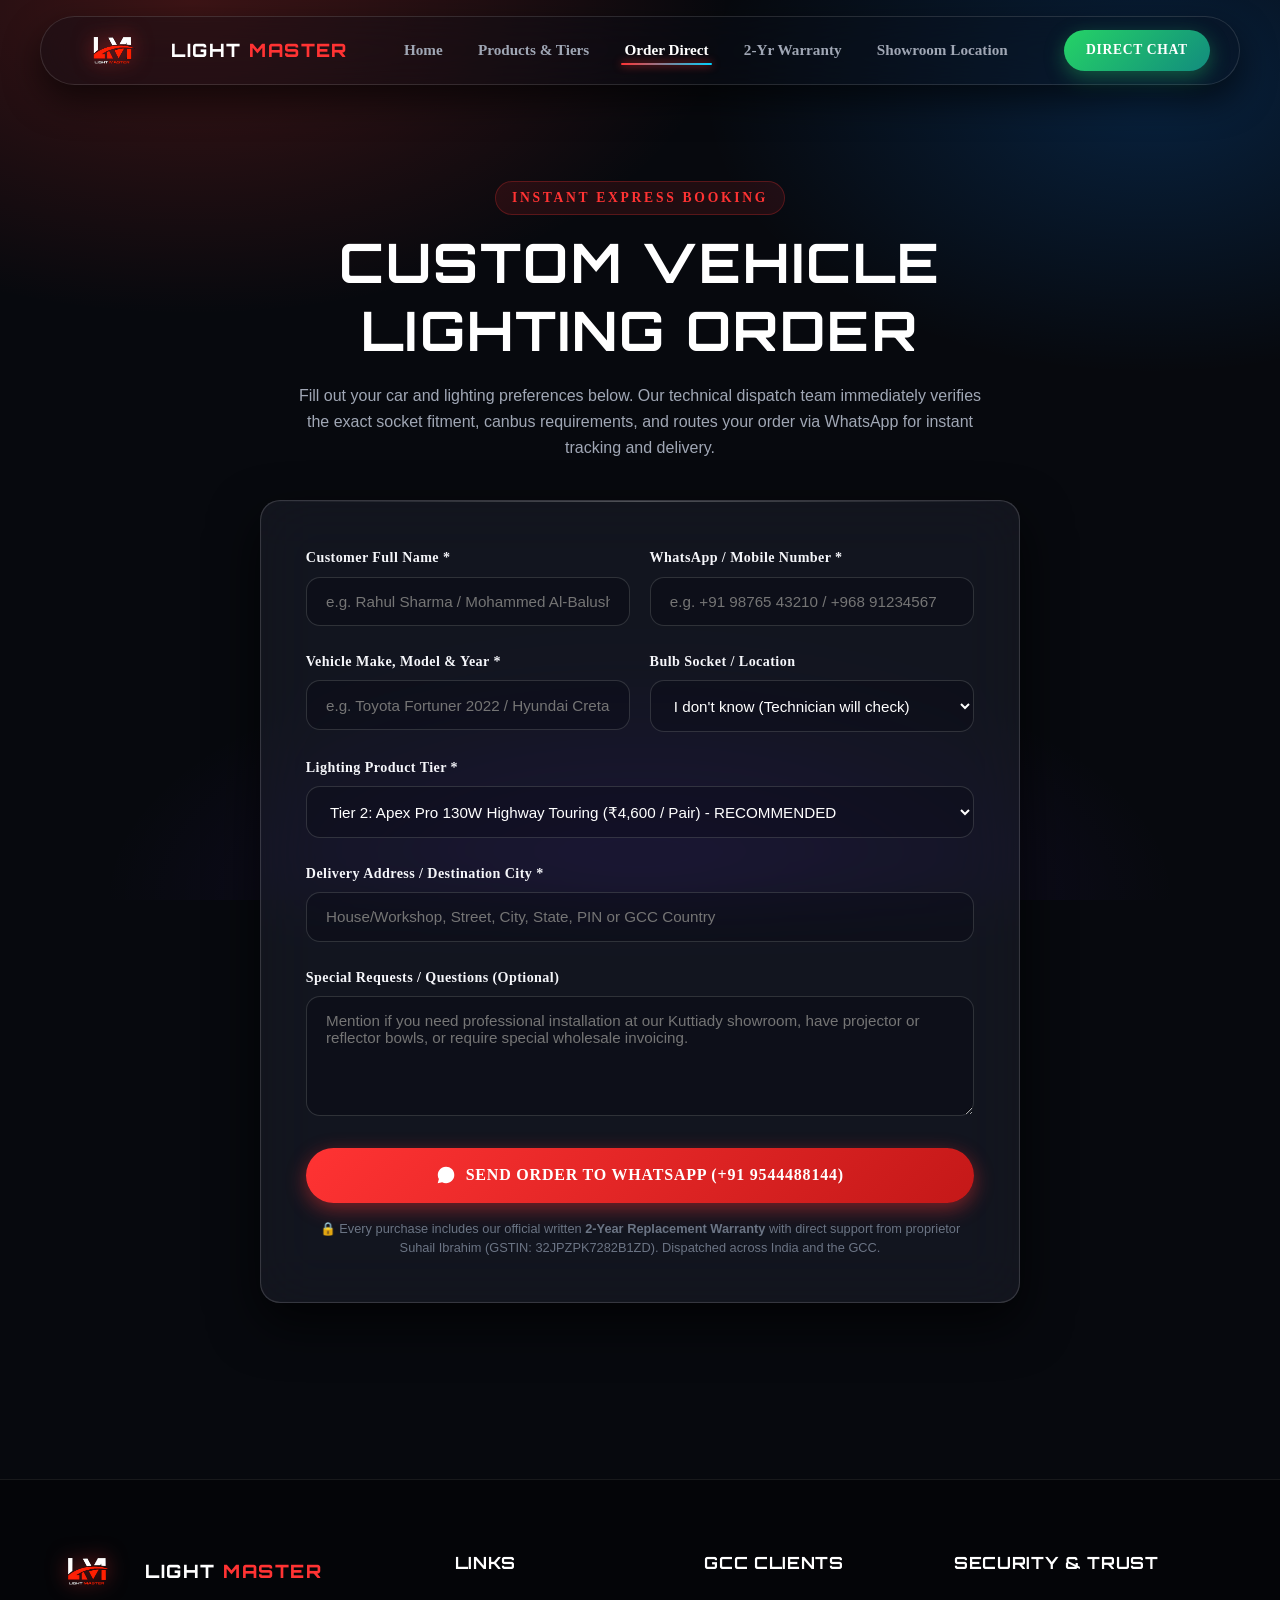
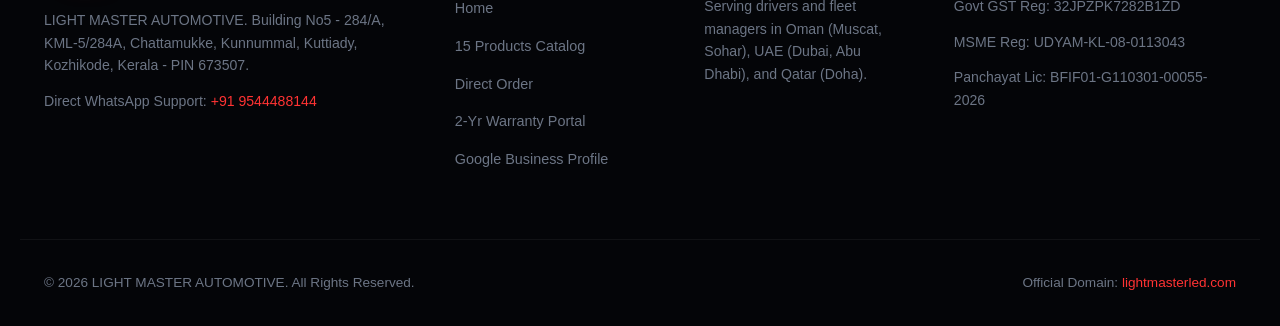
<file: purchase.html>
<!DOCTYPE html>
<html lang="en">
<head>
  <!-- Google tag (gtag.js) -->
<script async src="https://www.googletagmanager.com/gtag/js?id=G-GGJ7GVFV9C"></script>
<script>
  window.dataLayer = window.dataLayer || [];
  function gtag(){dataLayer.push(arguments);}
  gtag('js', new Date());

  gtag('config', 'G-GGJ7GVFV9C');
</script>
  <meta charset="UTF-8">
  <meta name="viewport" content="width=device-width, initial-scale=1.0">
  <title>Order LED Upgrades & Checkout | Light Master Automotive</title>
  <meta name="description" content="Order Light Master Bi-LED projectors and headlight bulbs directly. Fast WhatsApp checkout with vehicle compatibility checks and 2-year warranty coverage.">
  <link rel="canonical" href="https://lightmasterled.com/purchase.html">
  
  <meta property="og:type" content="website">
  <meta property="og:url" content="https://lightmasterled.com/purchase.html">
  <meta property="og:title" content="Order LED Upgrades & Checkout | Light Master Automotive">
  <meta property="og:description" content="Seamless automotive lighting checkout. Specify your car model, bulb socket, and get dispatched with a 2-year replacement guarantee.">
  <meta property="og:image" content="images/logo.png">

  <link rel="stylesheet" href="css/style.css">
</head>
<body>

  <!-- Sticky Header Navigation -->
  <header class="site-header">
    <div class="nav-dock">
      <a href="index.html" class="brand-wrapper" title="Light Master Automotive">
        <img src="images/logo.png" alt="Light Master Automotive Logo" class="brand-logo-img">
        <span class="brand-name">LIGHT <span>MASTER</span></span>
      </a>

      <button class="mobile-menu-toggle" aria-label="Toggle Menu">☰</button>

      <ul class="nav-links">
        <li><a href="index.html" class="nav-link">Home</a></li>
        <li><a href="products.html" class="nav-link">Products & Tiers</a></li>
        <li><a href="purchase.html" class="nav-link active">Order Direct</a></li>
        <li><a href="warranty.html" class="nav-link">2-Yr Warranty</a></li>
        <li><a href="https://maps.app.goo.gl/GedXwETA6AHzG5QW9" target="_blank" rel="noopener" class="nav-link">Showroom Location</a></li>
      </ul>

      <div class="nav-actions">
        <a href="https://wa.me/919544488144" class="btn btn-whatsapp" style="padding: 0.6rem 1.4rem; font-size: 0.85rem;">Direct Chat</a>
      </div>
    </div>
  </header>

  <main class="container section">
    <div class="text-center" style="max-width: 700px; margin: 0 auto 2.5rem;">
      <span class="tagline-accent">Instant Express Booking</span>
      <h1>CUSTOM VEHICLE LIGHTING ORDER</h1>
      <p>
        Fill out your car and lighting preferences below. Our technical dispatch team immediately verifies the exact socket fitment, canbus requirements, and routes your order via WhatsApp for instant tracking and delivery.
      </p>
    </div>

    <!-- Purchase Form Shell (Mobile Perfected & Mac Glass Frame) -->
    <div class="form-shell mac-window-frame">
      <form id="lmPurchaseForm">
        <div class="form-row">
          <div class="form-group">
            <label class="form-label" for="custName">Customer Full Name *</label>
            <input type="text" id="custName" class="form-control" placeholder="e.g. Rahul Sharma / Mohammed Al-Balushi" required>
          </div>
          <div class="form-group">
            <label class="form-label" for="custPhone">WhatsApp / Mobile Number *</label>
            <input type="tel" id="custPhone" class="form-control" placeholder="e.g. +91 98765 43210 / +968 91234567" required>
          </div>
        </div>

        <div class="form-row">
          <div class="form-group">
            <label class="form-label" for="custVehicle">Vehicle Make, Model & Year *</label>
            <input type="text" id="custVehicle" class="form-control" placeholder="e.g. Toyota Fortuner 2022 / Hyundai Creta 2024" required>
          </div>
          <div class="form-group">
            <label class="form-label" for="custSocket">Bulb Socket / Location</label>
            <select id="custSocket" class="form-select">
              <option value="Not Sure (Help Me Identify Socket)">I don't know (Technician will check)</option>
              <option value="H4 (Hi/Low Dual Beam)">H4 (Dual Beam Hi/Low)</option>
              <option value="H7 (Single Beam Low or High)">H7 (Single Beam Low / High)</option>
              <option value="H11 / H8 / H16 (Fog or Low Beam)">H11 / H8 / H16 (Low Beam or Fog)</option>
              <option value="HB3 9005 (High Beam)">HB3 / 9005 (High Beam)</option>
              <option value="HB4 9006 (Low Beam/Fog)">HB4 / 9006</option>
              <option value="HIR2 9012 (Single Projector)">HIR2 / 9012</option>
              <option value="H1 (Slim High Beam)">H1 (Single Beam)</option>
              <option value="3.0 inch Bi-LED Projector Retrofit">3.0" Complete Bi-LED Projector Retrofit</option>
              <option value="Fog Lamp Projector (3-Color / Bi-LED)">Dedicated Fog Lamp Projector Set</option>
              <option value="Interior Symphony Ambient Lighting">Interior Symphony Ambient Lighting</option>
            </select>
          </div>
        </div>

        <div class="form-group">
          <label class="form-label" for="custTier">Lighting Product Tier *</label>
          <select id="custTier" class="form-select" required>
            <option value="Tier 2: Apex Pro 130W Highway Touring (₹4,600 / Pair)">Tier 2: Apex Pro 130W Highway Touring (₹4,600 / Pair) - RECOMMENDED</option>
            <option value="Tier 1: Prime Series 70W Halogen Replacement (₹2,800 / Pair)">Tier 1: Prime Series 70W Halogen Replacement (₹2,800 / Pair)</option>
            <option value="Tier 3: Hyperion 3.0 Bi-LED Laser Projector Kit (₹9,800 / Kit)">Tier 3: Hyperion 3.0" Bi-LED Laser Projector Kit (₹9,800 / Kit)</option>
            <option value="StormGuard Tri-Color Fog System (₹3,400 / Pair)">StormGuard Tri-Color Fog System (₹3,400 / Pair)</option>
            <option value="Phantom Bi-LED Fog Projector (₹6,800 / Pair)">Phantom Bi-LED Fog Projector (₹6,800 / Pair)</option>
            <option value="Lumina 64-Color Symphony Ambient Kit (₹5,500 / Set)">Lumina 64-Color Symphony Ambient Kit (₹5,500 / Set)</option>
            <option value="Titan 24V Commercial Heavy Fleet LED (₹3,800 / Pair)">Titan 24V Commercial Heavy Fleet LED (₹3,800 / Pair)</option>
            <option value="Custom Consultation / Wholesale B2B Batch">Custom Order / Wholesale B2B Batch Inquiry</option>
          </select>
        </div>

        <div class="form-group">
          <label class="form-label" for="custAddress">Delivery Address / Destination City *</label>
          <input type="text" id="custAddress" class="form-control" placeholder="House/Workshop, Street, City, State, PIN or GCC Country" required>
        </div>

        <div class="form-group">
          <label class="form-label" for="custNotes">Special Requests / Questions (Optional)</label>
          <textarea id="custNotes" class="form-textarea" placeholder="Mention if you need professional installation at our Kuttiady showroom, have projector or reflector bowls, or require special wholesale invoicing."></textarea>
        </div>

        <button type="submit" class="btn btn-primary btn-full" style="padding: 1.1rem; font-size: 1rem;">
          <svg style="width:20px; height:20px; fill:currentColor" viewBox="0 0 24 24"><path d="M12.04 2c-5.46 0-9.91 4.45-9.91 9.91 0 1.75.46 3.45 1.32 4.95L2.05 22l5.25-1.38c1.45.79 3.08 1.21 4.74 1.21 5.46 0 9.91-4.45 9.91-9.91 0-2.65-1.03-5.14-2.9-7.01A9.816 9.816 0 0 0 12.04 2z"/></svg>
          Send Order to WhatsApp (+91 9544488144)
        </button>

        <!-- Dynamic Fail-safe Fallback Hyperlink -->
        <div id="purchaseFallbackBox" class="whatsapp-fallback">
          <span>Redirecting to WhatsApp... If WhatsApp didn't open automatically, </span>
          <a id="purchaseFallbackLink" href="#" target="_blank" rel="noopener">click here to confirm your order details</a>.
        </div>

        <div class="form-disclaimer text-center">
          🔒 Every purchase includes our official written <strong>2-Year Replacement Warranty</strong> with direct support from proprietor Suhail Ibrahim (GSTIN: 32JPZPK7282B1ZD). Dispatched across India and the GCC.
        </div>
      </form>
    </div>
  </main>

  <!-- Global Footer -->
  <footer class="site-footer">
    <div class="container footer-grid">
      <div class="footer-col">
        <div class="brand-wrapper" style="margin-bottom: 1.2rem;">
          <img src="images/logo.png" alt="Light Master Logo" class="brand-logo-img">
          <span class="brand-name">LIGHT <span>MASTER</span></span>
        </div>
        <p class="footer-info-text">
          LIGHT MASTER AUTOMOTIVE. Building No5 - 284/A, KML-5/284A, Chattamukke, Kunnummal, Kuttiady, Kozhikode, Kerala - PIN 673507.
        </p>
        <p class="footer-info-text">
          Direct WhatsApp Support: <a href="https://wa.me/919544488144" style="color:var(--accent-red)">+91 9544488144</a>
        </p>
      </div>

      <div class="footer-col">
        <h4>LINKS</h4>
        <ul class="footer-links">
          <li><a href="index.html">Home</a></li>
          <li><a href="products.html">15 Products Catalog</a></li>
          <li><a href="purchase.html">Direct Order</a></li>
          <li><a href="warranty.html">2-Yr Warranty Portal</a></li>
          <li><a href="https://maps.app.goo.gl/GedXwETA6AHzG5QW9" target="_blank" rel="noopener">Google Business Profile</a></li>
        </ul>
      </div>

      <div class="footer-col">
        <h4>GCC CLIENTS</h4>
        <p class="footer-info-text">Serving drivers and fleet managers in Oman (Muscat, Sohar), UAE (Dubai, Abu Dhabi), and Qatar (Doha).</p>
      </div>

      <div class="footer-col">
        <h4>SECURITY & TRUST</h4>
        <p class="footer-info-text">Govt GST Reg: 32JPZPK7282B1ZD</p>
        <p class="footer-info-text">MSME Reg: UDYAM-KL-08-0113043</p>
        <p class="footer-info-text">Panchayat Lic: BFIF01-G110301-00055-2026</p>
      </div>
    </div>
    <div class="container footer-bottom">
      <div>© 2026 LIGHT MASTER AUTOMOTIVE. All Rights Reserved.</div>
      <div>Official Domain: <a href="https://lightmasterled.com/" style="color:var(--accent-red)">lightmasterled.com</a></div>
    </div>
  </footer>

  <script src="js/main.js"></script>
  <script>
    // Autofill selected product from query parameters if present
    const urlParams = new URLSearchParams(window.location.search);
    const selectedProd = urlParams.get('product') || urlParams.get('tier');
    if (selectedProd) {
      const selectElement = document.getElementById('custTier');
      for (let i = 0; i < selectElement.options.length; i++) {
        if (selectElement.options[i].text.toLowerCase().includes(selectedProd.toLowerCase())) {
          selectElement.selectedIndex = i;
          break;
        }
      }
    }
  </script>
</body>
</html>
</file>
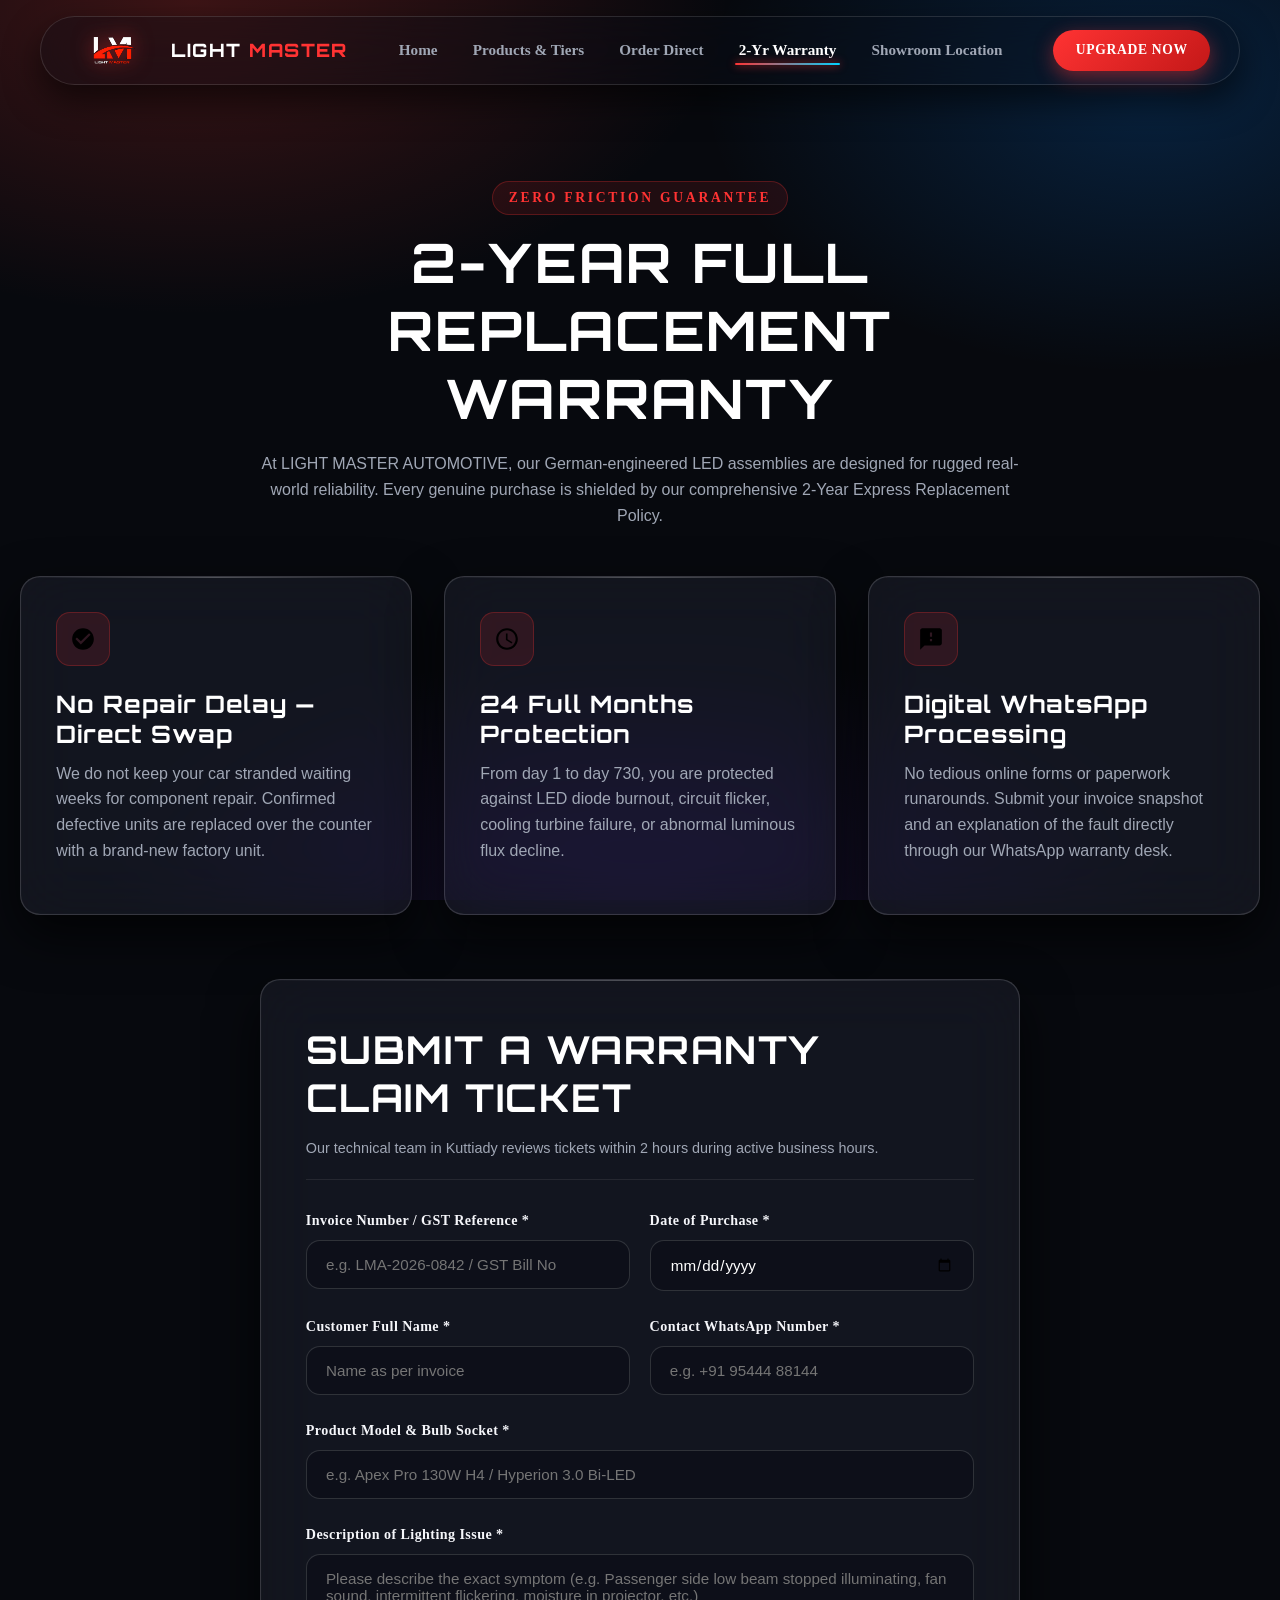
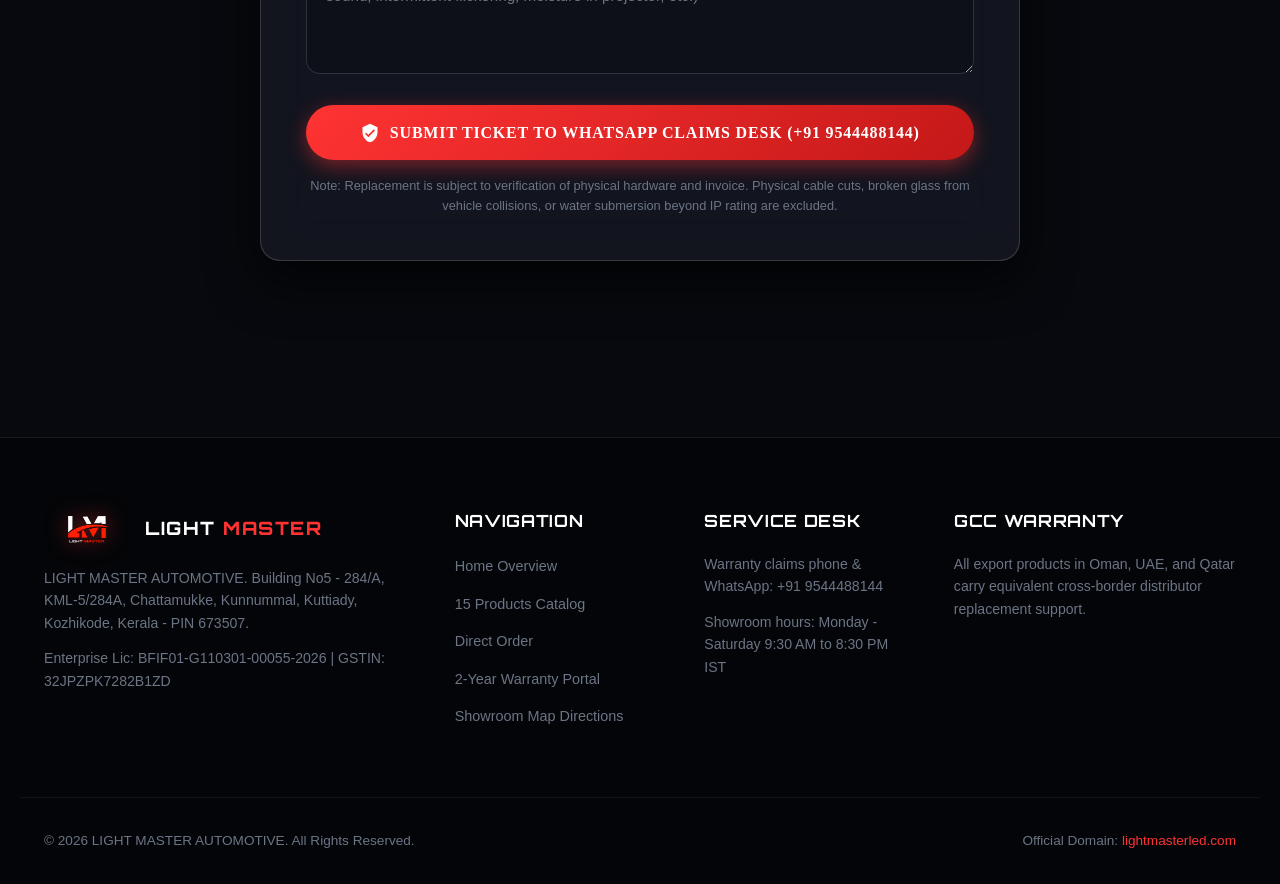
<file: warranty.html>
<!DOCTYPE html>
<html lang="en">
<head>
  <!-- Google tag (gtag.js) -->
<script async src="https://www.googletagmanager.com/gtag/js?id=G-GGJ7GVFV9C"></script>
<script>
  window.dataLayer = window.dataLayer || [];
  function gtag(){dataLayer.push(arguments);}
  gtag('js', new Date());

  gtag('config', 'G-GGJ7GVFV9C');
</script>
  <meta charset="UTF-8">
  <meta name="viewport" content="width=device-width, initial-scale=1.0">
  <title>2-Year Replacement Warranty Claims | Light Master</title>
  <meta name="description" content="Register and claim your official 2-year replacement warranty on Light Master LED headlights and Bi-LED projectors. Transparent terms and express service.">
  <link rel="canonical" href="https://lightmasterled.com/warranty.html">
  
  <meta property="og:type" content="website">
  <meta property="og:url" content="https://lightmasterled.com/warranty.html">
  <meta property="og:title" content="2-Year Replacement Warranty Claims | Light Master">
  <meta property="og:description" content="Unconditional 24-month replacement warranty on all genuine Light Master Automotive illumination hardware. File your claim instantly via WhatsApp.">
  <meta property="og:image" content="images/logo.png">

  <link rel="stylesheet" href="css/style.css">
</head>
<body>

  <!-- Sticky Header Navigation -->
  <header class="site-header">
    <div class="nav-dock">
      <a href="index.html" class="brand-wrapper" title="Light Master Automotive">
        <img src="images/logo.png" alt="Light Master Automotive Logo" class="brand-logo-img">
        <span class="brand-name">LIGHT <span>MASTER</span></span>
      </a>

      <button class="mobile-menu-toggle" aria-label="Toggle Menu">☰</button>

      <ul class="nav-links">
        <li><a href="index.html" class="nav-link">Home</a></li>
        <li><a href="products.html" class="nav-link">Products & Tiers</a></li>
        <li><a href="purchase.html" class="nav-link">Order Direct</a></li>
        <li><a href="warranty.html" class="nav-link active">2-Yr Warranty</a></li>
        <li><a href="https://maps.app.goo.gl/GedXwETA6AHzG5QW9" target="_blank" rel="noopener" class="nav-link">Showroom Location</a></li>
      </ul>

      <div class="nav-actions">
        <a href="purchase.html" class="btn btn-primary" style="padding: 0.6rem 1.4rem; font-size: 0.85rem;">Upgrade Now</a>
      </div>
    </div>
  </header>

  <main class="container section">
    <div class="text-center" style="max-width: 760px; margin: 0 auto 3rem;">
      <span class="tagline-accent">Zero Friction Guarantee</span>
      <h1>2-YEAR FULL REPLACEMENT WARRANTY</h1>
      <p>
        At LIGHT MASTER AUTOMOTIVE, our German-engineered LED assemblies are designed for rugged real-world reliability. Every genuine purchase is shielded by our comprehensive 2-Year Express Replacement Policy.
      </p>
    </div>

    <!-- Warranty Policy Pillars -->
    <div class="feature-grid" style="margin-bottom: 4rem;">
      <div class="feature-card mac-window-frame">
        <div class="feature-icon-box">
          <svg viewBox="0 0 24 24"><path d="M12 2C6.48 2 2 6.48 2 12s4.48 10 10 10 10-4.48 10-10S17.52 2 12 2zm-2 15l-5-5 1.41-1.41L10 14.17l7.59-7.59L19 8l-9 9z"/></svg>
        </div>
        <h3>No Repair Delay — Direct Swap</h3>
        <p>We do not keep your car stranded waiting weeks for component repair. Confirmed defective units are replaced over the counter with a brand-new factory unit.</p>
      </div>

      <div class="feature-card mac-window-frame">
        <div class="feature-icon-box">
          <svg viewBox="0 0 24 24"><path d="M11.99 2C6.47 2 2 6.48 2 12s4.47 10 9.99 10C17.52 22 22 17.52 22 12S17.52 2 11.99 2zM12 20c-4.42 0-8-3.58-8-8s3.58-8 8-8 8 3.58 8 8-3.58 8-8 8zm.5-13H11v6l5.25 3.15.75-1.23-4.5-2.67z"/></svg>
        </div>
        <h3>24 Full Months Protection</h3>
        <p>From day 1 to day 730, you are protected against LED diode burnout, circuit flicker, cooling turbine failure, or abnormal luminous flux decline.</p>
      </div>

      <div class="feature-card mac-window-frame">
        <div class="feature-icon-box">
          <svg viewBox="0 0 24 24"><path d="M20 2H4c-1.1 0-1.99.9-1.99 2L2 22l4-4h14c1.1 0 2-.9 2-2V4c0-1.1-.9-2-2-2zm-7 12h-2v-2h2v2zm0-4h-2V6h2v4z"/></svg>
        </div>
        <h3>Digital WhatsApp Processing</h3>
        <p>No tedious online forms or paperwork runarounds. Submit your invoice snapshot and an explanation of the fault directly through our WhatsApp warranty desk.</p>
      </div>
    </div>

    <!-- Warranty Claim Form Shell (Mobile Perfected & Mac Glass Frame) -->
    <div class="form-shell mac-window-frame">
      <div style="border-bottom: 1px solid rgba(255,255,255,0.08); padding-bottom: 1.2rem; margin-bottom: 1.8rem;">
        <h2>SUBMIT A WARRANTY CLAIM TICKET</h2>
        <p style="font-size: 0.9rem; margin-bottom: 0;">Our technical team in Kuttiady reviews tickets within 2 hours during active business hours.</p>
      </div>

      <form id="lmWarrantyForm">
        <div class="form-row">
          <div class="form-group">
            <label class="form-label" for="invNumber">Invoice Number / GST Reference *</label>
            <input type="text" id="invNumber" class="form-control" placeholder="e.g. LMA-2026-0842 / GST Bill No" required>
          </div>
          <div class="form-group">
            <label class="form-label" for="invDate">Date of Purchase *</label>
            <input type="date" id="invDate" class="form-control" required>
          </div>
        </div>

        <div class="form-row">
          <div class="form-group">
            <label class="form-label" for="wCustName">Customer Full Name *</label>
            <input type="text" id="wCustName" class="form-control" placeholder="Name as per invoice" required>
          </div>
          <div class="form-group">
            <label class="form-label" for="wCustPhone">Contact WhatsApp Number *</label>
            <input type="tel" id="wCustPhone" class="form-control" placeholder="e.g. +91 95444 88144" required>
          </div>
        </div>

        <div class="form-group">
          <label class="form-label" for="wProductModel">Product Model & Bulb Socket *</label>
          <input type="text" id="wProductModel" class="form-control" placeholder="e.g. Apex Pro 130W H4 / Hyperion 3.0 Bi-LED" required>
        </div>

        <div class="form-group">
          <label class="form-label" for="wIssueDesc">Description of Lighting Issue *</label>
          <textarea id="wIssueDesc" class="form-textarea" placeholder="Please describe the exact symptom (e.g. Passenger side low beam stopped illuminating, fan sound, intermittent flickering, moisture in projector, etc.)" required></textarea>
        </div>

        <button type="submit" class="btn btn-primary btn-full" style="padding: 1.1rem; font-size: 1rem;">
          <svg style="width:20px; height:20px; fill:currentColor" viewBox="0 0 24 24"><path d="M12 1L3 5v6c0 5.55 3.84 10.74 9 12 5.16-1.26 9-6.45 9-12V5l-9-4zm-2 16l-4-4 1.41-1.41L10 14.17l6.59-6.59L18 9l-8 8z"/></svg>
          Submit Ticket to WhatsApp Claims Desk (+91 9544488144)
        </button>

        <!-- Dynamic Fail-safe Fallback Hyperlink -->
        <div id="warrantyFallbackBox" class="whatsapp-fallback">
          <span>Processing support ticket... If WhatsApp does not open automatically, </span>
          <a id="warrantyFallbackLink" href="#" target="_blank" rel="noopener">click here to dispatch your warranty ticket directly</a>.
        </div>

        <div class="form-disclaimer text-center">
          Note: Replacement is subject to verification of physical hardware and invoice. Physical cable cuts, broken glass from vehicle collisions, or water submersion beyond IP rating are excluded.
        </div>
      </form>
    </div>
  </main>

  <!-- Global Footer -->
  <footer class="site-footer">
    <div class="container footer-grid">
      <div class="footer-col">
        <div class="brand-wrapper" style="margin-bottom: 1.2rem;">
          <img src="images/logo.png" alt="Light Master Logo" class="brand-logo-img">
          <span class="brand-name">LIGHT <span>MASTER</span></span>
        </div>
        <p class="footer-info-text">
          LIGHT MASTER AUTOMOTIVE. Building No5 - 284/A, KML-5/284A, Chattamukke, Kunnummal, Kuttiady, Kozhikode, Kerala - PIN 673507.
        </p>
        <p class="footer-info-text">
          Enterprise Lic: BFIF01-G110301-00055-2026 | GSTIN: 32JPZPK7282B1ZD
        </p>
      </div>

      <div class="footer-col">
        <h4>NAVIGATION</h4>
        <ul class="footer-links">
          <li><a href="index.html">Home Overview</a></li>
          <li><a href="products.html">15 Products Catalog</a></li>
          <li><a href="purchase.html">Direct Order</a></li>
          <li><a href="warranty.html">2-Year Warranty Portal</a></li>
          <li><a href="https://maps.app.goo.gl/GedXwETA6AHzG5QW9" target="_blank" rel="noopener">Showroom Map Directions</a></li>
        </ul>
      </div>

      <div class="footer-col">
        <h4>SERVICE DESK</h4>
        <p class="footer-info-text">Warranty claims phone & WhatsApp: +91 9544488144</p>
        <p class="footer-info-text">Showroom hours: Monday - Saturday 9:30 AM to 8:30 PM IST</p>
      </div>

      <div class="footer-col">
        <h4>GCC WARRANTY</h4>
        <p class="footer-info-text">All export products in Oman, UAE, and Qatar carry equivalent cross-border distributor replacement support.</p>
      </div>
    </div>
    <div class="container footer-bottom">
      <div>© 2026 LIGHT MASTER AUTOMOTIVE. All Rights Reserved.</div>
      <div>Official Domain: <a href="https://lightmasterled.com/" style="color:var(--accent-red)">lightmasterled.com</a></div>
    </div>
  </footer>

  <script src="js/main.js"></script>
</body>
</html>
</file>
<file: css/style.css>
/* ==========================================================================
   LIGHT MASTER AUTOMOTIVE - MASTER STYLESHEET
   Design System: Apple macOS-inspired Automotive Dark Glassmorphism
   Fonts: Orbitron (Headings), Montserrat (Body), Space Grotesk (Accent/Labels)
   ========================================================================== */

@import url('https://fonts.googleapis.com/css2?family=Montserrat:ital,wght@0,300;0,400;0,500;0,600;0,700;1,400&family=Orbitron:wght@500;600;700;800;900&family=Space+Grotesk:wght@400;500;600;700&display=swap');

:root {
  --bg-primary: #07090e;
  --bg-secondary: #0d111a;
  --bg-card: rgba(30,32,42,.55);
  --bg-card-hover: rgba(20, 30, 50, 0.35);
  --glass-surface: rgba(255, 255, 255, 0.04);
  --glass-border: rgba(255, 255, 255, 0.15);
  --glass-border-bright: rgba(255, 59, 48, 0.4);
  --glass-blur: blur(28px) saturate(180%);
  
  --accent-red: #ff3333;
  --accent-red-glow: rgba(255, 51, 51, 0.45);
  --accent-cyan: #00d2ff;
  --accent-cyan-glow: rgba(0, 210, 255, 0.4);
  --accent-amber: #ffaa00;
  --accent-green: #00e676;
  
  --text-main: #f5f6fa;
  --text-secondary: #a0a7b5;
  --text-muted: #6c7585;
  --text-white: #ffffff;
  
  --font-heading: 'Orbitron', -apple-system, BlinkMacSystemFont, sans-serif;
  --font-body: 'Vollkorn', -apple-system, BlinkMacSystemFont, sans-serif;
  --font-accent: 'Vollkorn', serif;
  
  --radius-sm: 8px;
  --radius-md: 14px;
  --radius-lg: 20px;
  --radius-pill: 9999px;
  
  --shadow-dock: 0 20px 50px rgba(0, 0, 0, 0.7), 0 0 1px rgba(255, 255, 255, 0.15) inset;
  --shadow-card: 0 12px 30px rgba(0, 0, 0, 0.45), 0 1px 0 rgba(255, 255, 255, 0.08) inset;
  --shadow-glow: 0 0 30px var(--accent-red-glow);
  --transition: all 0.3s cubic-bezier(0.16, 1, 0.3, 1);
}

/* Reset & Box Sizing */
*, *::before, *::after {
  box-sizing: border-box;
  margin: 0;
  padding: 0;
}

html {
  scroll-behavior: smooth;
  font-size: 16px;
  background-color: var(--bg-primary);
  color: var(--text-main);
}

body {
  font-family: var(--font-body);
  background: radial-gradient(60% 50% at 15% 0,rgba(255,59,48,.22),transparent 70%),radial-gradient(50% 45% at 90% 10%,rgba(10,132,255,.2),transparent 70%),radial-gradient(60% 40% at 50% 100%,rgba(120,60,255,.15),transparent 70%);;
  background-attachment: fixed;
  color: var(--text-main);
  line-height: 1.6;
  overflow-x: hidden;
  min-height: 100vh;
  -webkit-font-smoothing: antialiased;
}

/* Headings & Typography */
h1, h2, h3, h4, .brand-title {
  font-family: var(--font-heading);
  letter-spacing: 0.04em;
  font-weight: 700;
  color: var(--text-white);
  line-height: 1.25;
}

h1 {
  font-size: clamp(2rem, 4.5vw, 3.4rem);
  margin-bottom: 1.2rem;
  text-transform: uppercase;
}

h2 {
  font-size: clamp(1.6rem, 3.2vw, 2.4rem);
  margin-bottom: 1rem;
}

h3 {
  font-size: clamp(1.2rem, 2.2vw, 1.5rem);
  margin-bottom: 0.75rem;
}

p {
  color: var(--text-secondary);
  font-size: 1rem;
  margin-bottom: 1rem;
}

a {
  color: inherit;
  text-decoration: none;
  transition: var(--transition);
}

img {
  max-width: 100%;
  height: auto;
  display: block;
}

/* Layout Utilities */
.container {
  width: 100%;
  max-width: 1240px;
  margin: 0 auto;
  padding: 0 1.5rem;
}

.section {
  padding: 5rem 0;
  position: relative;
}

.text-center { text-align: center; }
.text-left { text-align: left; }
.text-right { text-align: right; }
.text-accent { color: var(--accent-red); }
.text-cyan { color: var(--accent-cyan); }
.text-gold { color: var(--accent-amber); }

.tagline-accent {
  font-family: var(--font-accent);
  text-transform: uppercase;
  font-size: 0.85rem;
  letter-spacing: 0.2em;
  color: var(--accent-red);
  font-weight: 700;
  display: inline-block;
  margin-bottom: 0.8rem;
  background: rgba(255, 51, 51, 0.1);
  padding: 0.35rem 1rem;
  border-radius: var(--radius-pill);
  border: 1px solid rgba(255, 51, 51, 0.25);
}

/* Mac Glassmorphism Frame (Automotive Styled - No buttons) */
.mac-window-frame {
  background: var(--bg-card);
  backdrop-filter: var(--glass-blur);
  -webkit-backdrop-filter: var(--glass-blur);
  border: 1px solid var(--glass-border);
  border-radius: var(--radius-lg);
  box-shadow: var(--shadow-dock);
  position: relative;
  overflow: hidden;
  transition: var(--transition);
}

.mac-window-frame::before {
  content: '';
  position: absolute;
  top: 0;
  left: 0;
  right: 0;
  height: 1px;
  background: linear-gradient(90deg, transparent, rgba(255, 255, 255, 0.25), transparent);
}

.mac-window-frame:hover {
  border-color: rgba(255, 255, 255, 0.18);
  box-shadow: 0 25px 50px rgba(0, 0, 0, 0.8), 0 0 25px rgba(255, 51, 51, 0.12);
}

/* Navbar / Sticky Glass Header */
.site-header {
  position: sticky;
  top: 1rem;
  z-index: 1000;
  padding: 0 1.5rem;
  margin-bottom: 2rem;
}

.nav-dock {
  max-width: 1200px;
  margin: 0 auto;
  display: flex;
  align-items: center;
  justify-content: space-between;
  padding: 0.8rem 1.8rem;
  background: rgba(10, 15, 25, 0.3);
  backdrop-filter: blur(28px);
  -webkit-backdrop-filter: blur(28px);
  border: 1px solid rgba(255, 255, 255, 0.12);
  border-radius: var(--radius-pill);
  box-shadow: 0 15px 35px rgba(0, 0, 0, 0.6);
}

.brand-wrapper {
  display: flex;
  align-items: center;
  gap: 0.8rem;
}

.brand-logo-img {
  height: 38px;
  width: auto;
  object-fit: contain;
  filter: drop-shadow(0 0 10px rgba(255, 51, 51, 0.5));
}

.brand-name {
  font-family: var(--font-heading);
  font-size: 1.15rem;
  font-weight: 800;
  letter-spacing: 0.08em;
  color: var(--text-white);
  line-height: 1.1;
}

.brand-name span {
  color: var(--accent-red);
}

.nav-links {
  display: flex;
  align-items: center;
  list-style: none;
  gap: 1.8rem;
}

.nav-link {
  font-family: var(--font-accent);
  font-size: 0.95rem;
  font-weight: 600;
  color: var(--text-secondary);
  position: relative;
  padding: 0.4rem 0.2rem;
  transition: var(--transition);
}

.nav-link:hover, .nav-link.active {
  color: var(--text-white);
}

.nav-link.active::after, .nav-link:hover::after {
  content: '';
  position: absolute;
  bottom: 0;
  left: 0;
  width: 100%;
  height: 2px;
  background: linear-gradient(90deg, var(--accent-red), var(--accent-cyan));
  border-radius: 2px;
  box-shadow: 0 0 8px var(--accent-red);
}

.nav-actions {
  display: flex;
  align-items: center;
  gap: 1rem;
}

.mobile-menu-toggle {
  display: none;
  background: none;
  border: none;
  color: var(--text-white);
  font-size: 1.6rem;
  cursor: pointer;
  padding: 0.4rem;
}

/* Premium Buttons */
.btn {
  display: inline-flex;
  align-items: center;
  justify-content: center;
  gap: 0.6rem;
  font-family: var(--font-accent);
  font-size: 0.95rem;
  font-weight: 700;
  padding: 0.8rem 1.8rem;
  border-radius: var(--radius-pill);
  border: none;
  cursor: pointer;
  transition: var(--transition);
  text-transform: uppercase;
  letter-spacing: 0.05em;
  text-decoration: none;
}

.btn-primary {
  background: linear-gradient(135deg, #ff3333 0%, #c41818 100%);
  color: #ffffff;
  box-shadow: 0 6px 20px rgba(255, 51, 51, 0.45);
}

.btn-primary:hover {
  transform: translateY(-2px);
  box-shadow: 0 10px 25px rgba(255, 51, 51, 0.65);
  color: #fff;
}

.btn-secondary {
  background: rgba(255, 255, 255, 0.08);
  color: var(--text-white);
  border: 1px solid rgba(255, 255, 255, 0.15);
  backdrop-filter: blur(10px);
}

.btn-secondary:hover {
  background: rgba(255, 255, 255, 0.16);
  border-color: rgba(255, 255, 255, 0.3);
  transform: translateY(-2px);
}

.btn-whatsapp {
  background: linear-gradient(135deg, #25d366 0%, #128c7e 100%);
  color: #fff;
  box-shadow: 0 6px 20px rgba(37, 211, 102, 0.35);
}

.btn-whatsapp:hover {
  transform: translateY(-2px);
  box-shadow: 0 10px 25px rgba(37, 211, 102, 0.55);
}

.btn-full {
  width: 100%;
}

/* Headlight Initialization Sequence */
@keyframes headlightPulse {
  0% {
    opacity: 0;
    transform: scale(0.92);
    box-shadow: 0 0 0 rgba(0, 210, 255, 0);
  }
  40% {
    opacity: 0.3;
    box-shadow: 0 0 30px rgba(0, 210, 255, 0.2);
  }
  60% {
    opacity: 0.15;
  }
  100% {
    opacity: 1;
    transform: scale(1);
    box-shadow: 0 0 60px rgba(0, 210, 255, 0.5), 0 0 100px rgba(255, 51, 51, 0.25);
  }
}

.headlight-seq-active {
  animation: headlightPulse 1.8s cubic-bezier(0.16, 1, 0.3, 1) forwards;
}

/* Hero Section */
.hero-section {
  padding: 4rem 0 6rem;
  position: relative;
  overflow: hidden;
}

.hero-grid {
  display: grid;
  grid-template-columns: 1.15fr 0.85fr;
  gap: 3.5rem;
  align-items: center;
}

.hero-content h1 span {
  background: linear-gradient(135deg, #ffffff 30%, #ff4b4b 100%);
  -webkit-background-clip: text;
  -webkit-text-fill-color: transparent;
}

.hero-badge-row {
  display: flex;
  flex-wrap: wrap;
  gap: 0.8rem;
  margin-bottom: 1.8rem;
}

.tech-badge {
  display: inline-flex;
  align-items: center;
  gap: 0.5rem;
  font-family: var(--font-accent);
  font-size: 0.82rem;
  font-weight: 600;
  padding: 0.4rem 0.9rem;
  background: rgba(255, 255, 255, 0.05);
  border: 1px solid rgba(255, 255, 255, 0.1);
  border-radius: var(--radius-pill);
  color: var(--text-main);
}

.tech-badge svg {
  width: 14px;
  height: 14px;
  fill: currentColor;
}

.hero-actions {
  display: flex;
  gap: 1.2rem;
  flex-wrap: wrap;
  margin-top: 2.2rem;
}

.hero-visual {
  position: relative;
}

.car-dashboard-pod {
  padding: 2.2rem;
  border-radius: var(--radius-lg);
  background: linear-gradient(180deg, rgba(22, 28, 44, 0.8) 0%, rgba(10, 14, 22, 0.9) 100%);
  border: 1px solid rgba(255, 255, 255, 0.12);
  box-shadow: 0 30px 60px rgba(0, 0, 0, 0.7);
}

.gauge-row {
  display: flex;
  justify-content: space-between;
  margin-bottom: 1.8rem;
  padding-bottom: 1.2rem;
  border-bottom: 1px solid rgba(255, 255, 255, 0.08);
}

.gauge-item {
  text-align: center;
}

.gauge-value {
  font-family: var(--font-heading);
  font-size: 1.8rem;
  font-weight: 800;
  color: var(--text-white);
  display: block;
}

.gauge-label {
  font-family: var(--font-accent);
  font-size: 0.75rem;
  text-transform: uppercase;
  color: var(--text-muted);
  letter-spacing: 0.05em;
}

/* Beam Pattern Interactive Simulator */
.simulator-box {
  background: #05070c;
  border-radius: var(--radius-md);
  padding: 1.8rem;
  border: 1px solid rgba(255, 255, 255, 0.08);
  margin-top: 1rem;
}

.sim-display {
  height: 200px;
  width: 100%;
  border-radius: var(--radius-sm);
  position: relative;
  overflow: hidden;
  background: #020306;
  border: 1px solid rgba(255, 255, 255, 0.06);
}

.road-grid {
  position: absolute;
  inset: 0;
  background-image: 
    linear-gradient(rgba(255, 255, 255, 0.04) 1px, transparent 1px),
    linear-gradient(90deg, rgba(255, 255, 255, 0.04) 1px, transparent 1px);
  background-size: 25px 25px;
  perspective: 300px;
}

.beam-light-effect {
  position: absolute;
  inset: 0;
  transition: all 0.5s cubic-bezier(0.2, 0.8, 0.2, 1);
}

/* Halogen Beam: Yellowish, diffuse, scattered, high glare above cutoff */
.beam-halogen {
  background: radial-gradient(60% 50% at 15% 0,rgba(255,59,48,.22),transparent 70%),radial-gradient(50% 45% at 90% 10%,rgba(10,132,255,.2),transparent 70%),radial-gradient(60% 40% at 50% 100%,rgba(120,60,255,.15),transparent 70%);;
  filter: blur(12px);
}

/* Bi-LED Projector: Razor-sharp European cutoff line, pure 6000K crisp white/cyan, zero glare above cutoff */
.beam-biled {
  background: 
    linear-gradient(to top, rgba(0, 210, 255, 0.85) 0%, rgba(255, 255, 255, 0.95) 40%, rgba(0, 210, 255, 0.3) 54%, transparent 55%),
    radial-gradient(ellipse 110% 65% at 50% 100%, rgba(255, 255, 255, 0.95) 0%, rgba(0, 210, 255, 0.7) 40%, transparent 60%);
  filter: blur(1px);
}

.sim-hud-line {
  position: absolute;
  top: 45%;
  left: 0;
  right: 0;
  height: 1px;
  border-top: 1px dashed rgba(255, 255, 255, 0.3);
  display: flex;
  justify-content: flex-end;
  padding-right: 10px;
}

.sim-hud-label {
  font-family: var(--font-accent);
  font-size: 0.68rem;
  color: var(--accent-red);
  background: rgba(0,0,0,0.6);
  padding: 0 4px;
  transform: translateY(-50%);
}

.sim-controls {
  display: flex;
  gap: 0.8rem;
  margin-top: 1.2rem;
}

.sim-btn {
  flex: 1;
  padding: 0.65rem;
  font-family: var(--font-accent);
  font-size: 0.82rem;
  font-weight: 700;
  border: 1px solid rgba(255, 255, 255, 0.15);
  background: rgba(255, 255, 255, 0.05);
  color: var(--text-secondary);
  border-radius: var(--radius-sm);
  cursor: pointer;
  transition: var(--transition);
}

.sim-btn.active {
  background: var(--accent-red);
  color: #fff;
  border-color: var(--accent-red);
  box-shadow: 0 0 15px var(--accent-red-glow);
}

/* Feature Grid Cards */
.feature-grid {
  display: grid;
  grid-template-columns: repeat(auto-fit, minmax(280px, 1fr));
  gap: 2rem;
  margin-top: 3rem;
}

.feature-card {
  padding: 2.2rem;
}

.feature-icon-box {
  width: 54px;
  height: 54px;
  border-radius: var(--radius-md);
  background: rgba(255, 51, 51, 0.12);
  border: 1px solid rgba(255, 51, 51, 0.25);
  display: flex;
  align-items: center;
  justify-content: center;
  margin-bottom: 1.4rem;
  color: var(--accent-red);
}

.feature-icon-box svg {
  width: 26px;
  height: 26px;
}

/* Good / Better / Best Menu Tier Grid */
.tier-grid {
  display: grid;
  grid-template-columns: repeat(3, 1fr);
  gap: 2rem;
  margin-top: 3rem;
}

.tier-card {
  padding: 2.5rem 2rem;
  display: flex;
  flex-direction: column;
  height: 100%;
  position: relative;
}

.tier-card.featured {
  border-color: rgba(255, 51, 51, 0.45);
  background: linear-gradient(180deg, rgba(32, 22, 28, 0.8) 0%, rgba(15, 19, 28, 0.9) 100%);
  transform: translateY(-8px);
}

.tier-badge {
  position: absolute;
  top: -12px;
  right: 24px;
  background: var(--accent-red);
  color: #fff;
  font-family: var(--font-accent);
  font-size: 0.72rem;
  font-weight: 800;
  text-transform: uppercase;
  padding: 0.3rem 0.8rem;
  border-radius: var(--radius-pill);
  box-shadow: 0 4px 12px var(--accent-red-glow);
}

.tier-header {
  margin-bottom: 1.5rem;
  border-bottom: 1px solid rgba(255, 255, 255, 0.08);
  padding-bottom: 1.2rem;
}

.tier-title {
  font-size: 1.4rem;
  color: var(--text-white);
  margin-bottom: 0.3rem;
}

.tier-subtitle {
  font-family: var(--font-accent);
  font-size: 0.85rem;
  color: var(--accent-cyan);
}

.tier-price {
  font-family: var(--font-heading);
  font-size: 2.1rem;
  font-weight: 800;
  color: #fff;
  margin: 1rem 0;
}

.tier-price span {
  font-size: 0.95rem;
  color: var(--text-muted);
  font-family: var(--font-accent);
  font-weight: 400;
}

.tier-features {
  list-style: none;
  margin-bottom: 2rem;
  flex-grow: 1;
}

.tier-features li {
  font-size: 0.92rem;
  color: var(--text-secondary);
  margin-bottom: 0.8rem;
  display: flex;
  align-items: center;
  gap: 0.65rem;
}

.tier-features li svg {
  width: 16px;
  height: 16px;
  fill: var(--accent-cyan);
  flex-shrink: 0;
}

/* Product Catalog Grid (15 Catalog Items) */
.product-grid {
  display: grid;
  grid-template-columns: repeat(auto-fill, minmax(340px, 1fr));
  gap: 2rem;
  margin-top: 2.5rem;
}

.product-card {
  padding: 1.8rem;
  display: flex;
  flex-direction: column;
  justify-content: space-between;
}

.product-tag {
  display: inline-block;
  font-family: var(--font-accent);
  font-size: 0.72rem;
  font-weight: 700;
  text-transform: uppercase;
  padding: 0.25rem 0.7rem;
  border-radius: var(--radius-pill);
  background: rgba(0, 210, 255, 0.12);
  color: var(--accent-cyan);
  border: 1px solid rgba(0, 210, 255, 0.25);
  margin-bottom: 1rem;
}

.product-spec-row {
  display: grid;
  grid-template-columns: 1fr 1fr;
  gap: 0.8rem;
  margin: 1.2rem 0;
  background: rgba(0, 0, 0, 0.3);
  padding: 0.8rem;
  border-radius: var(--radius-sm);
  border: 1px solid rgba(255, 255, 255, 0.05);
}

.product-spec-item {
  font-size: 0.82rem;
}

.spec-title {
  color: var(--text-muted);
  display: block;
  font-size: 0.72rem;
  text-transform: uppercase;
}

.spec-val {
  color: var(--text-white);
  font-weight: 600;
  font-family: var(--font-accent);
}

/* GCC Expansion & Map Grid */
.gcc-map-section {
  background: radial-gradient(60% 50% at 15% 0,rgba(255,59,48,.22),transparent 70%),radial-gradient(50% 45% at 90% 10%,rgba(10,132,255,.2),transparent 70%),radial-gradient(60% 40% at 50% 100%,rgba(120,60,255,.15),transparent 70%);;
}

.gcc-grid {
  display: grid;
  grid-template-columns: repeat(3, 1fr);
  gap: 1.8rem;
  margin-top: 2.5rem;
}

.gcc-card {
  padding: 2rem;
  border-radius: var(--radius-md);
  text-align: center;
}

.gcc-flag {
  font-size: 2.4rem;
  margin-bottom: 1rem;
  display: inline-block;
}

.gcc-status {
  display: inline-flex;
  align-items: center;
  gap: 0.4rem;
  font-family: var(--font-accent);
  font-size: 0.78rem;
  font-weight: 700;
  color: var(--accent-green);
  margin-top: 0.5rem;
}

.pulse-dot {
  width: 8px;
  height: 8px;
  background-color: var(--accent-green);
  border-radius: 50%;
  box-shadow: 0 0 10px var(--accent-green);
  display: inline-block;
}

/* Conversion Forms (Purchase & Warranty) - Mobile Perfected */
.form-shell {
  max-width: 760px;
  margin: 0 auto;
  padding: 2.8rem;
}

.form-group {
  margin-bottom: 1.5rem;
}

.form-label {
  display: block;
  font-family: var(--font-accent);
  font-size: 0.88rem;
  font-weight: 600;
  color: var(--text-main);
  margin-bottom: 0.5rem;
  letter-spacing: 0.03em;
}

.form-control, .form-select, .form-textarea {
  width: 100%;
  padding: 0.95rem 1.2rem;
  background: rgba(5, 8, 15, 0.3);
  border: 1px solid rgba(255, 255, 255, 0.14);
  border-radius: var(--radius-md);
  color: var(--text-white);
  font-family: var(--font-body);
  font-size: 0.95rem;
  outline: none;
  transition: var(--transition);
}

.form-control:focus, .form-select:focus, .form-textarea:focus {
  border-color: var(--accent-red);
  box-shadow: 0 0 15px rgba(255, 51, 51, 0.35);
  background: rgba(13, 18, 28, 0.95);
}

.form-row {
  display: grid;
  grid-template-columns: 1fr 1fr;
  gap: 1.2rem;
}

.form-textarea {
  resize: vertical;
  min-height: 120px;
}

.form-disclaimer {
  font-size: 0.8rem;
  color: var(--text-muted);
  margin-top: 1rem;
  line-height: 1.5;
}

/* Fallback anchor block */
.whatsapp-fallback {
  display: none;
  margin-top: 1.2rem;
  padding: 1rem;
  background: rgba(37, 211, 102, 0.15);
  border: 1px solid rgba(37, 211, 102, 0.4);
  border-radius: var(--radius-md);
  text-align: center;
}

.whatsapp-fallback a {
  color: #25d366;
  font-weight: 700;
  text-decoration: underline;
}

/* FAQ Accordion */
.accordion-wrapper {
  max-width: 860px;
  margin: 3rem auto 0;
}

.accordion-item {
  border-bottom: 1px solid rgba(255, 255, 255, 0.08);
  overflow: hidden;
}

.accordion-header {
  width: 100%;
  padding: 1.4rem 0;
  background: none;
  border: none;
  color: var(--text-white);
  font-family: var(--font-accent);
  font-size: 1.1rem;
  font-weight: 600;
  text-align: left;
  display: flex;
  justify-content: space-between;
  align-items: center;
  cursor: pointer;
  transition: var(--transition);
}

.accordion-header:hover {
  color: var(--accent-red);
}

.accordion-icon {
  font-size: 1.4rem;
  transition: var(--transition);
  color: var(--accent-red);
}

.accordion-item.active .accordion-icon {
  transform: rotate(45deg);
}

.accordion-content {
  max-height: 0;
  overflow: hidden;
  transition: max-height 0.35s ease-out;
  padding: 0;
}

.accordion-content p {
  padding-bottom: 1.4rem;
  color: var(--text-secondary);
  font-size: 0.95rem;
}

/* Business Credential Verification Bar */
.trust-bar {
  background: rgba(18, 24, 38, 0.85);
  border-top: 1px solid rgba(255, 255, 255, 0.08);
  border-bottom: 1px solid rgba(255, 255, 255, 0.08);
  padding: 1.2rem 0;
}

.trust-flex {
  display: flex;
  flex-wrap: wrap;
  justify-content: space-around;
  align-items: center;
  gap: 1.5rem;
}

.trust-item {
  display: flex;
  align-items: center;
  gap: 0.8rem;
  font-family: var(--font-accent);
  font-size: 0.88rem;
}

.trust-badge-label {
  color: var(--text-muted);
  font-size: 0.75rem;
  display: block;
}

.trust-badge-val {
  color: var(--text-white);
  font-weight: 700;
}

/* Footer */
.site-footer {
  background: #040508;
  border-top: 1px solid rgba(255, 255, 255, 0.08);
  padding: 4.5rem 0 2rem;
  margin-top: 6rem;
}

.footer-grid {
  display: grid;
  grid-template-columns: 1.8fr 1fr 1fr 1.4fr;
  gap: 3rem;
  margin-bottom: 3.5rem;
}

.footer-col h4 {
  font-family: var(--font-heading);
  font-size: 1.05rem;
  margin-bottom: 1.4rem;
  color: var(--text-white);
}

.footer-links {
  list-style: none;
}

.footer-links li {
  margin-bottom: 0.75rem;
}

.footer-links a {
  color: var(--text-muted);
  font-size: 0.9rem;
  transition: var(--transition);
}

.footer-links a:hover {
  color: var(--accent-red);
  padding-left: 4px;
}

.footer-info-text {
  font-size: 0.88rem;
  color: var(--text-muted);
  line-height: 1.6;
  margin-bottom: 0.8rem;
}

.footer-bottom {
  border-top: 1px solid rgba(255, 255, 255, 0.05);
  padding-top: 2rem;
  display: flex;
  justify-content: space-between;
  align-items: center;
  flex-wrap: wrap;
  gap: 1rem;
  font-size: 0.85rem;
  color: var(--text-muted);
}

/* Mobile Responsiveness Rules */
@media (max-width: 992px) {
  .hero-grid {
    grid-template-columns: 1fr;
    gap: 3rem;
  }
  
  .tier-grid {
    grid-template-columns: 1fr;
    max-width: 500px;
    margin-left: auto;
    margin-right: auto;
  }
  
  .gcc-grid {
    grid-template-columns: 1fr;
  }
  
  .footer-grid {
    grid-template-columns: 1fr 1fr;
  }
}

@media (max-width: 768px) {
  .site-header {
    padding: 0 1rem;
    top: 0.5rem;
  }
  
  .nav-dock {
    padding: 0.7rem 1.2rem;
    border-radius: var(--radius-md);
  }
  
  .mobile-menu-toggle {
    display: block;
  }
  
  .nav-links {
    position: fixed;
    top: 75px;
    left: 1rem;
    right: 1rem;
    background: rgba(13, 17, 26, 0.98);
    backdrop-filter: blur(30px);
    -webkit-backdrop-filter: blur(30px);
    border: 1px solid rgba(255, 255, 255, 0.15);
    border-radius: var(--radius-lg);
    flex-direction: column;
    padding: 2rem;
    gap: 1.5rem;
    display: none;
    box-shadow: 0 20px 50px rgba(0, 0, 0, 0.8);
  }
  
  .nav-links.nav-open {
    display: flex;
  }
  
  .form-row {
    grid-template-columns: 1fr;
    gap: 0;
  }
  
  .form-shell {
    padding: 1.6rem 1.2rem;
  }
  
  .product-grid {
    grid-template-columns: 1fr;
  }
  
  .footer-grid {
    grid-template-columns: 1fr;
    gap: 2rem;
  }
  
  .footer-bottom {
    flex-direction: column;
    text-align: center;
  }
}

/* ==========================================================================
   URGENT MOBILE RESPONSIVENESS FIXES (Appended)
   ========================================================================== */
@media (max-width: 768px) {
  /* 1. Header & Navigation Fixes */
  .nav-dock {
    padding: 0.6rem 1rem;
  }
  .brand-name {
    font-size: 1rem; /* Scale down text */
  }
  .brand-logo-img {
    height: 30px; /* Scale down logo */
  }
  .nav-actions {
    display: none; /* Hide the bulky 'Upgrade Now' button in the sticky header on mobile to free up space */
  }
  
  /* 2. Gauge Stats Row Fix (Prevent 450%6000K... squish) */
  .gauge-row {
    flex-direction: column;
    gap: 1.2rem;
    border-bottom: none;
  }
  .gauge-item {
    border-bottom: 1px solid rgba(255, 255, 255, 0.08);
    padding-bottom: 1rem;
  }
  .gauge-item:last-child {
    border-bottom: none;
    padding-bottom: 0;
  }
  .gauge-value {
    font-size: 1.6rem;
  }
  
  /* 3. Beam Simulator Buttons Fix */
  .sim-controls {
    flex-direction: column;
    gap: 0.5rem;
  }
  .sim-btn {
    padding: 0.8rem; /* Make them easier to tap on mobile */
  }
  
  /* 4. Trust Badges & Specs Fix */
  .trust-flex {
    flex-direction: column;
    align-items: center;
    text-align: center;
  }
  .product-spec-row {
    grid-template-columns: 1fr; /* Stack product specs vertically on small phones */
  }
  
  /* 5. Fix Hero overlapping */
  .hero-section {
    padding-top: 2rem;
  }
}

@media (max-width: 400px) {
  .hero-badge-row {
    flex-direction: column;
    align-items: flex-start;
  }
  h1 {
    font-size: 1.8rem;
  }
}
</file>
